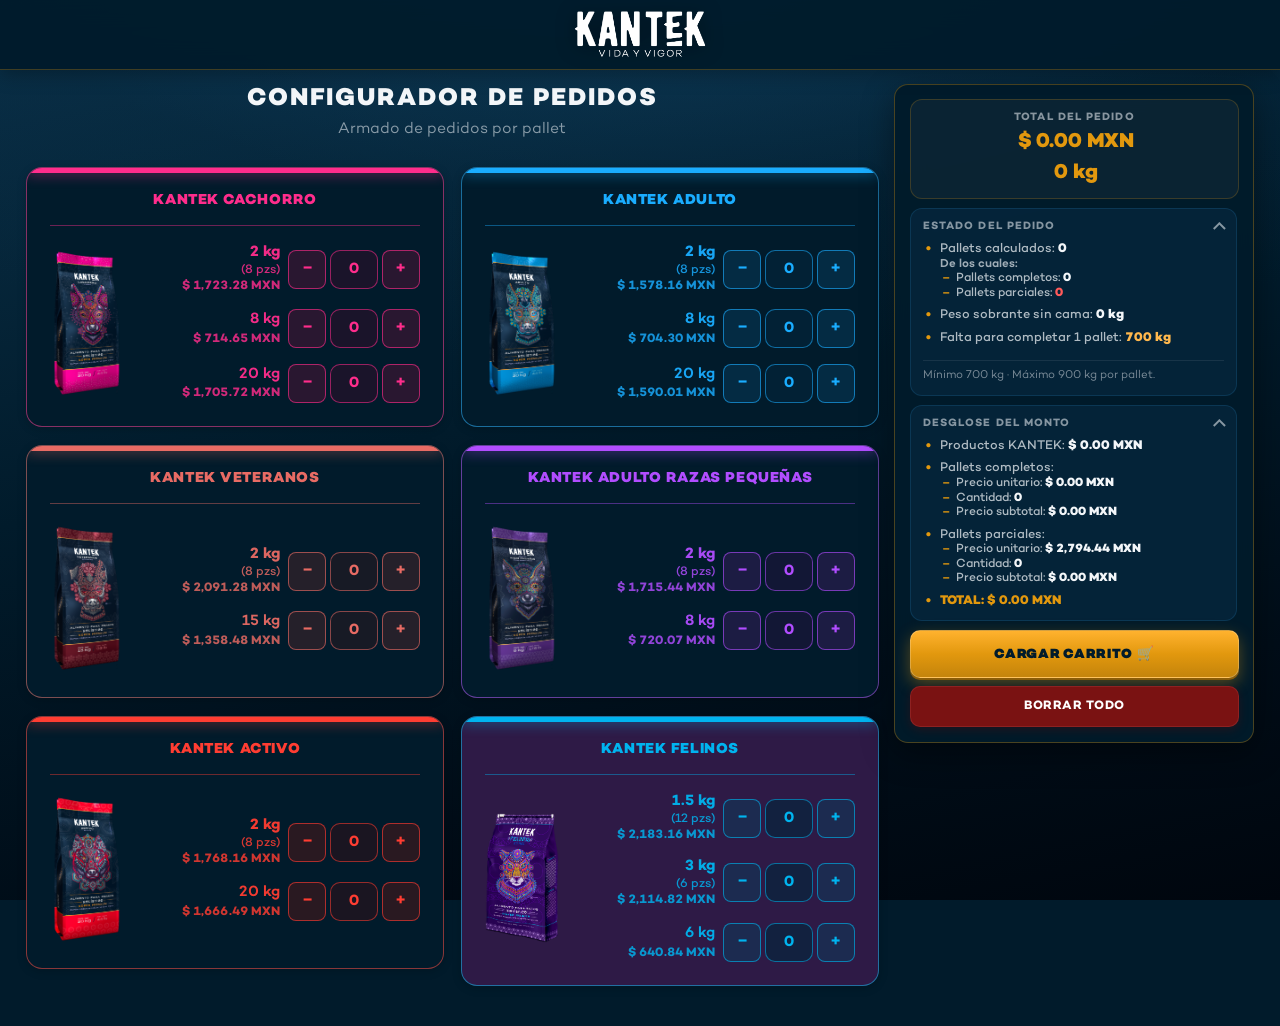
<file: index.html>
<!DOCTYPE html>
<html lang="es">
<head>
  <meta charset="UTF-8">
  <meta name="viewport" content="width=device-width, initial-scale=1.0">
  <title>KANTEK · Configurador de Pedidos</title>
  <link rel="stylesheet" href="styles.css?v=20260817-img">
</head>
<body class="configurador">
  <header class="top-bar">
    <img
      class="top-bar-logo"
      src="assets/kantek-logo.png"
      alt="KANTEK"
      width="180"
      height="68"
    >
  </header>


  <div
    id="validacion-msg"
    class="validacion-msg"
    role="status"
    aria-live="polite"
    hidden
  ></div>

  <div class="page-shell">
    <main class="config-page">
    <div class="page-intro">
      <h1 class="config-title">Configurador de Pedidos</h1>
      <p class="config-subtitle">Armado de pedidos por pallet</p>
    </div>

    <section class="productos" aria-label="Productos disponibles">
      <!-- KANTEK Cachorro -->
      <article class="producto-card" data-line="cachorro">
        <div class="producto-card__accent" aria-hidden="true"></div>
        <h2 class="producto-nombre">KANTEK Cachorro</h2>
        <div class="producto-card__body">
          <div class="producto-card__media">
            <img
            class="producto-card__img"
            src="assets/mockup cachorro.png"
            alt="KANTEK Cachorro"
            loading="lazy"
            decoding="async"
          >
          </div>
          <div class="presentaciones">
          <div class="presentacion">
            <div class="presentacion-meta">
              <span class="presentacion-peso presentacion-peso--caja" data-label="2 kg (8 pzs)">
                <span class="presentacion-peso__kg">2 kg</span>
                <span class="presentacion-peso__pzs">(8 pzs)</span>
              </span>
              <span class="presentacion-precio">$1,723.28</span>
            </div>
            <div class="qty-controls">
              <button type="button" class="btn-qty btn-minus" tabindex="-1" aria-label="Restar cantidad">−</button>
              <input type="number" inputmode="numeric" pattern="[0-9]*" min="0" step="1" value="0" data-product="cachorro" data-kg="16" data-piece-kg="2" data-price="1723.28" aria-label="Cantidad de cajas KANTEK Cachorro 2 kg">
              <button type="button" class="btn-qty btn-plus" tabindex="-1" aria-label="Sumar cantidad">+</button>
            </div>
          </div>
          <div class="presentacion">
            <div class="presentacion-meta">
              <span class="presentacion-peso">8 kg</span>
              <span class="presentacion-precio">$714.65</span>
            </div>
            <div class="qty-controls">
              <button type="button" class="btn-qty btn-minus" tabindex="-1" aria-label="Restar cantidad">−</button>
              <input type="number" inputmode="numeric" pattern="[0-9]*" min="0" step="1" value="0" data-product="cachorro" data-kg="8" data-piece-kg="8" data-price="714.65" aria-label="Cantidad de bolsas KANTEK Cachorro 8 kg">
              <button type="button" class="btn-qty btn-plus" tabindex="-1" aria-label="Sumar cantidad">+</button>
            </div>
          </div>
          <div class="presentacion">
            <div class="presentacion-meta">
              <span class="presentacion-peso">20 kg</span>
              <span class="presentacion-precio">$1,705.72</span>
            </div>
            <div class="qty-controls">
              <button type="button" class="btn-qty btn-minus" tabindex="-1" aria-label="Restar cantidad">−</button>
              <input type="number" inputmode="numeric" pattern="[0-9]*" min="0" step="1" value="0" data-product="cachorro" data-kg="20" data-piece-kg="20" data-price="1705.72" aria-label="Cantidad de bolsas KANTEK Cachorro 20 kg">
              <button type="button" class="btn-qty btn-plus" tabindex="-1" aria-label="Sumar cantidad">+</button>
            </div>
          </div>
          </div>
        </div>
      </article>

      <!-- KANTEK Adulto -->
      <article class="producto-card" data-line="adulto">
        <div class="producto-card__accent" aria-hidden="true"></div>
        <h2 class="producto-nombre">KANTEK Adulto</h2>
        <div class="producto-card__body">
          <div class="producto-card__media">
            <img
            class="producto-card__img"
            src="assets/mockup adulto.png"
            alt="KANTEK Adulto"
            loading="lazy"
            decoding="async"
          >
          </div>
          <div class="presentaciones">
          <div class="presentacion">
            <div class="presentacion-meta">
              <span class="presentacion-peso presentacion-peso--caja" data-label="2 kg (8 pzs)">
                <span class="presentacion-peso__kg">2 kg</span>
                <span class="presentacion-peso__pzs">(8 pzs)</span>
              </span>
              <span class="presentacion-precio">$1,578.16</span>
            </div>
            <div class="qty-controls">
              <button type="button" class="btn-qty btn-minus" tabindex="-1" aria-label="Restar cantidad">−</button>
              <input type="number" inputmode="numeric" pattern="[0-9]*" min="0" step="1" value="0" data-product="adulto" data-kg="16" data-piece-kg="2" data-price="1578.16" aria-label="Cantidad de cajas KANTEK Adulto 2 kg">
              <button type="button" class="btn-qty btn-plus" tabindex="-1" aria-label="Sumar cantidad">+</button>
            </div>
          </div>
          <div class="presentacion">
            <div class="presentacion-meta">
              <span class="presentacion-peso">8 kg</span>
              <span class="presentacion-precio">$704.30</span>
            </div>
            <div class="qty-controls">
              <button type="button" class="btn-qty btn-minus" tabindex="-1" aria-label="Restar cantidad">−</button>
              <input type="number" inputmode="numeric" pattern="[0-9]*" min="0" step="1" value="0" data-product="adulto" data-kg="8" data-piece-kg="8" data-price="704.30" aria-label="Cantidad de bolsas KANTEK Adulto 8 kg">
              <button type="button" class="btn-qty btn-plus" tabindex="-1" aria-label="Sumar cantidad">+</button>
            </div>
          </div>
          <div class="presentacion">
            <div class="presentacion-meta">
              <span class="presentacion-peso">20 kg</span>
              <span class="presentacion-precio">$1,590.01</span>
            </div>
            <div class="qty-controls">
              <button type="button" class="btn-qty btn-minus" tabindex="-1" aria-label="Restar cantidad">−</button>
              <input type="number" inputmode="numeric" pattern="[0-9]*" min="0" step="1" value="0" data-product="adulto" data-kg="20" data-piece-kg="20" data-price="1590.01" aria-label="Cantidad de bolsas KANTEK Adulto 20 kg">
              <button type="button" class="btn-qty btn-plus" tabindex="-1" aria-label="Sumar cantidad">+</button>
            </div>
          </div>
          </div>
        </div>
      </article>

      <!-- KANTEK Veteranos -->
      <article class="producto-card" data-line="veteranos">
        <div class="producto-card__accent" aria-hidden="true"></div>
        <h2 class="producto-nombre">KANTEK Veteranos</h2>
        <div class="producto-card__body">
          <div class="producto-card__media">
            <img
            class="producto-card__img"
            src="assets/mockup veteranos.png"
            alt="KANTEK Veteranos"
            loading="lazy"
            decoding="async"
          >
          </div>
          <div class="presentaciones">
          <div class="presentacion">
            <div class="presentacion-meta">
              <span class="presentacion-peso presentacion-peso--caja" data-label="2 kg (8 pzs)">
                <span class="presentacion-peso__kg">2 kg</span>
                <span class="presentacion-peso__pzs">(8 pzs)</span>
              </span>
              <span class="presentacion-precio">$2,091.28</span>
            </div>
            <div class="qty-controls">
              <button type="button" class="btn-qty btn-minus" tabindex="-1" aria-label="Restar cantidad">−</button>
              <input type="number" inputmode="numeric" pattern="[0-9]*" min="0" step="1" value="0" data-product="veteranos" data-kg="16" data-piece-kg="2" data-price="2091.28" aria-label="Cantidad de cajas KANTEK Veteranos 2 kg">
              <button type="button" class="btn-qty btn-plus" tabindex="-1" aria-label="Sumar cantidad">+</button>
            </div>
          </div>
          <div class="presentacion">
            <div class="presentacion-meta">
              <span class="presentacion-peso">15 kg</span>
              <span class="presentacion-precio">$1,358.48</span>
            </div>
            <div class="qty-controls">
              <button type="button" class="btn-qty btn-minus" tabindex="-1" aria-label="Restar cantidad">−</button>
              <input type="number" inputmode="numeric" pattern="[0-9]*" min="0" step="1" value="0" data-product="veteranos" data-kg="15" data-piece-kg="15" data-price="1358.48" aria-label="Cantidad de bolsas KANTEK Veteranos 15 kg">
              <button type="button" class="btn-qty btn-plus" tabindex="-1" aria-label="Sumar cantidad">+</button>
            </div>
          </div>
          </div>
        </div>
      </article>

      <!-- KANTEK Adulto Razas Pequeñas -->
      <article class="producto-card" data-line="razas-pequenas">
        <div class="producto-card__accent" aria-hidden="true"></div>
        <h2 class="producto-nombre">KANTEK Adulto Razas Pequeñas</h2>
        <div class="producto-card__body">
          <div class="producto-card__media">
            <img
            class="producto-card__img"
            src="assets/mockup razas-pequenas.png"
            alt="KANTEK Adulto Razas Pequeñas"
            loading="lazy"
            decoding="async"
          >
          </div>
          <div class="presentaciones">
          <div class="presentacion">
            <div class="presentacion-meta">
              <span class="presentacion-peso presentacion-peso--caja" data-label="2 kg (8 pzs)">
                <span class="presentacion-peso__kg">2 kg</span>
                <span class="presentacion-peso__pzs">(8 pzs)</span>
              </span>
              <span class="presentacion-precio">$1,715.44</span>
            </div>
            <div class="qty-controls">
              <button type="button" class="btn-qty btn-minus" tabindex="-1" aria-label="Restar cantidad">−</button>
              <input type="number" inputmode="numeric" pattern="[0-9]*" min="0" step="1" value="0" data-product="razas-pequenas" data-kg="16" data-piece-kg="2" data-price="1715.44" aria-label="Cantidad de cajas KANTEK Adulto Razas Pequeñas 2 kg">
              <button type="button" class="btn-qty btn-plus" tabindex="-1" aria-label="Sumar cantidad">+</button>
            </div>
          </div>
          <div class="presentacion">
            <div class="presentacion-meta">
              <span class="presentacion-peso">8 kg</span>
              <span class="presentacion-precio">$720.07</span>
            </div>
            <div class="qty-controls">
              <button type="button" class="btn-qty btn-minus" tabindex="-1" aria-label="Restar cantidad">−</button>
              <input type="number" inputmode="numeric" pattern="[0-9]*" min="0" step="1" value="0" data-product="razas-pequenas" data-kg="8" data-piece-kg="8" data-price="720.07" aria-label="Cantidad de bolsas KANTEK Adulto Razas Pequeñas 8 kg">
              <button type="button" class="btn-qty btn-plus" tabindex="-1" aria-label="Sumar cantidad">+</button>
            </div>
          </div>
          </div>
        </div>
      </article>

      <!-- KANTEK Activo -->
      <article class="producto-card" data-line="activo">
        <div class="producto-card__accent" aria-hidden="true"></div>
        <h2 class="producto-nombre">KANTEK Activo</h2>
        <div class="producto-card__body">
          <div class="producto-card__media">
            <img
            class="producto-card__img"
            src="assets/mockup activo.png"
            alt="KANTEK Activo"
            loading="lazy"
            decoding="async"
          >
          </div>
          <div class="presentaciones">
          <div class="presentacion">
            <div class="presentacion-meta">
              <span class="presentacion-peso presentacion-peso--caja" data-label="2 kg (8 pzs)">
                <span class="presentacion-peso__kg">2 kg</span>
                <span class="presentacion-peso__pzs">(8 pzs)</span>
              </span>
              <span class="presentacion-precio">$1,768.16</span>
            </div>
            <div class="qty-controls">
              <button type="button" class="btn-qty btn-minus" tabindex="-1" aria-label="Restar cantidad">−</button>
              <input type="number" inputmode="numeric" pattern="[0-9]*" min="0" step="1" value="0" data-product="activo" data-kg="16" data-piece-kg="2" data-price="1768.16" aria-label="Cantidad de cajas KANTEK Activo 2 kg">
              <button type="button" class="btn-qty btn-plus" tabindex="-1" aria-label="Sumar cantidad">+</button>
            </div>
          </div>
          <div class="presentacion">
            <div class="presentacion-meta">
              <span class="presentacion-peso">20 kg</span>
              <span class="presentacion-precio">$1,666.49</span>
            </div>
            <div class="qty-controls">
              <button type="button" class="btn-qty btn-minus" tabindex="-1" aria-label="Restar cantidad">−</button>
              <input type="number" inputmode="numeric" pattern="[0-9]*" min="0" step="1" value="0" data-product="activo" data-kg="20" data-piece-kg="20" data-price="1666.49" aria-label="Cantidad de bolsas KANTEK Activo 20 kg">
              <button type="button" class="btn-qty btn-plus" tabindex="-1" aria-label="Sumar cantidad">+</button>
            </div>
          </div>
          </div>
        </div>
      </article>

      <!-- KANTEK Felinos -->
      <article class="producto-card" data-line="felinos">
        <div class="producto-card__accent" aria-hidden="true"></div>
        <h2 class="producto-nombre">KANTEK Felinos</h2>
        <div class="producto-card__body">
          <div class="producto-card__media">
            <img
            class="producto-card__img"
            src="assets/mockup felinos.png"
            alt="KANTEK Felinos"
            loading="lazy"
            decoding="async"
          >
          </div>
          <div class="presentaciones">
          <div class="presentacion">
            <div class="presentacion-meta">
              <span class="presentacion-peso presentacion-peso--caja" data-label="1.5 kg (12 pzs)">
                <span class="presentacion-peso__kg">1.5 kg</span>
                <span class="presentacion-peso__pzs">(12 pzs)</span>
              </span>
              <span class="presentacion-precio">$2,183.16</span>
            </div>
            <div class="qty-controls">
              <button type="button" class="btn-qty btn-minus" tabindex="-1" aria-label="Restar cantidad">−</button>
              <input type="number" inputmode="numeric" pattern="[0-9]*" min="0" step="1" value="0" data-product="felinos" data-kg="18" data-piece-kg="1.5" data-price="2183.16" aria-label="Cantidad de cajas KANTEK Felinos 1.5 kg">
              <button type="button" class="btn-qty btn-plus" tabindex="-1" aria-label="Sumar cantidad">+</button>
            </div>
          </div>
          <div class="presentacion">
            <div class="presentacion-meta">
              <span class="presentacion-peso presentacion-peso--caja" data-label="3 kg (6 pzs)">
                <span class="presentacion-peso__kg">3 kg</span>
                <span class="presentacion-peso__pzs">(6 pzs)</span>
              </span>
              <span class="presentacion-precio">$2,114.82</span>
            </div>
            <div class="qty-controls">
              <button type="button" class="btn-qty btn-minus" tabindex="-1" aria-label="Restar cantidad">−</button>
              <input type="number" inputmode="numeric" pattern="[0-9]*" min="0" step="1" value="0" data-product="felinos" data-kg="18" data-piece-kg="3" data-price="2114.82" aria-label="Cantidad de cajas KANTEK Felinos 3 kg">
              <button type="button" class="btn-qty btn-plus" tabindex="-1" aria-label="Sumar cantidad">+</button>
            </div>
          </div>
          <div class="presentacion">
            <div class="presentacion-meta">
              <span class="presentacion-peso">6 kg</span>
              <span class="presentacion-precio">$640.84</span>
            </div>
            <div class="qty-controls">
              <button type="button" class="btn-qty btn-minus" tabindex="-1" aria-label="Restar cantidad">−</button>
              <input type="number" inputmode="numeric" pattern="[0-9]*" min="0" step="1" value="0" data-product="felinos" data-kg="6" data-piece-kg="6" data-price="640.84" aria-label="Cantidad de bolsas KANTEK Felinos 6 kg">
              <button type="button" class="btn-qty btn-plus" tabindex="-1" aria-label="Sumar cantidad">+</button>
            </div>
          </div>
          </div>
        </div>
      </article>
    </section>
  </main>

    <aside class="sidebar" aria-label="Resumen y acciones del pedido">
    <div class="sidebar-section sidebar-total-block">
      <span class="resumen-label">Total del pedido</span>
      <span class="resumen-valor">
        <span id="total-money" class="total-flash">$ 0.00</span><span class="total-currency"> MXN</span>
      </span>
      <span class="resumen-valor">
        <span id="total-kg" class="total-flash">0</span><span class="total-kg-unit"> kg</span>
      </span>
    </div>

    <div class="sidebar-scroll">
    <button
      type="button"
      class="sidebar-panels-toggle"
      id="sidebar-panels-toggle"
      aria-expanded="false"
      aria-controls="pallet-status-panel monto-status-panel"
    >
      <span class="sidebar-panels-toggle__box">Estado del pedido</span>
      <span class="sidebar-panels-toggle__box">Desglose del monto</span>
      <span class="pallet-status__chevron" aria-hidden="true"></span>
    </button>
    <div
      id="pallet-status"
      class="pallet-status is-collapsed"
      role="status"
      aria-live="polite"
    >
      <button
        type="button"
        class="pallet-status__toggle"
        id="pallet-status-toggle"
        aria-expanded="false"
        aria-controls="pallet-status-panel"
      >
        <span class="pallet-status__title">Estado del pedido</span>
        <span class="pallet-status__chevron" aria-hidden="true"></span>
      </button>
      <div
        id="pallet-status-panel"
        class="pallet-status__panel"
        role="region"
        aria-labelledby="pallet-status-toggle"
      >
        <p class="pallet-status__body">Agrega productos para ver el armado por pallets.</p>
        <p class="resumen-limites pallet-status__limites">Mínimo 700 kg · Máximo 900 kg por pallet.</p>
      </div>
    </div>

    <div
      id="monto-status"
      class="pallet-status is-collapsed"
      role="region"
      aria-label="Desglose del monto"
    >
      <button
        type="button"
        class="pallet-status__toggle"
        id="monto-status-toggle"
        aria-expanded="false"
        aria-controls="monto-status-panel"
      >
        <span class="pallet-status__title">Desglose del monto</span>
        <span class="pallet-status__chevron" aria-hidden="true"></span>
      </button>
      <div
        id="monto-status-panel"
        class="pallet-status__panel"
        role="region"
        aria-labelledby="monto-status-toggle"
      >
        <p class="pallet-status__body">Agrega productos para ver el desglose.</p>
      </div>
    </div>
    </div>

    <div class="sidebar-actions">
      <button type="button" class="btn-cargar" id="btn-cargar">CARGAR CARRITO 🛒</button>
      <button type="button" class="btn-borrar" id="btn-borrar">BORRAR TODO</button>
    </div>
    </aside>
  </div>


  <!-- Modal cargar carrito -->
  <div
    id="modal-finalizar"
    class="modal"
    hidden
    role="dialog"
    aria-modal="true"
    aria-labelledby="modal-finalizar-titulo"
  >
    <div class="modal__backdrop" data-modal-close></div>
    <div class="modal__panel">
      <h2 id="modal-finalizar-titulo" class="modal__title">Cargar carrito</h2>
      <div class="modal__summary">
        <p class="modal__summary-line">
          Cantidad de pallets:
          <strong id="modal-tarimas">0</strong>
        </p>
        <p class="modal__summary-line">
          Total de kilogramos:
          <strong id="modal-total-kg">0</strong> kg
        </p>
        <p class="modal__summary-line">
          Monto total:
          <strong id="modal-total-money">$ 0.00 MXN</strong>
        </p>
        <p class="modal__summary-line">
          kg sobrantes sin pallet:
          <strong id="modal-sobrantes-pallet">0</strong> kg
        </p>
      </div>
      <p id="modal-alerta-sobrantes" class="modal__alerta" hidden>
        ALERTA: Los kg sin pallet se enviarán en un pallet aparte con cobro de flete completo.
      </p>
      <p class="modal__text" id="modal-finalizar-texto">
        ¿Confirmas cargar este pedido al carrito?
      </p>
      <div class="modal__actions">
        <button type="button" class="btn-modal btn-modal--confirm" id="btn-modal-si">
          Sí, cargar.
        </button>
        <button type="button" class="btn-modal btn-modal--cancel" id="btn-modal-no" data-modal-close>
          Cancelar
        </button>
      </div>
    </div>
  </div>

  <script src="https://cdn.sheetjs.com/xlsx-0.20.3/package/dist/xlsx.full.min.js"></script>
  <script>
    (function () {
      const MIN_PALLET_KG = 700;
      const MAX_PALLET_KG = 900;
      const TARIMA_M = 0.13;
      const MAX_PALLET_HEIGHT_M = 1.7;
      const MAX_STACK_M = MAX_PALLET_HEIGHT_M - TARIMA_M; // 1.57 m de camas

      /**
       * Definición de camas / medias camas.
       * qty = unidades del configurador (bolsas o cajas según tipo).
       * Las medias camas usan la misma altura de capa que la cama completa.
       */
      const BED_TYPES = [
        {
          id: 'A',
          invKey: 'bag20',
          fullQty: 5,
          halfQty: 0,
          height: 0.16,
          unitKg: 20,
          name: 'Cama A',
          unitName: 'piezas de 20 kg',
        },
        {
          id: 'B',
          invKey: 'bag15',
          fullQty: 6,
          halfQty: 3,
          height: 0.12,
          unitKg: 15,
          name: 'Cama B',
          unitName: 'piezas de 15 kg',
        },
        {
          id: 'C',
          invKey: 'bag8',
          fullQty: 8,
          halfQty: 4,
          height: 0.12,
          unitKg: 8,
          name: 'Cama C',
          unitName: 'piezas de 8 kg',
        },
        {
          id: 'D',
          invKey: 'bag6',
          fullQty: 12,
          halfQty: 6,
          height: 0.12,
          unitKg: 6,
          name: 'Cama D',
          unitName: 'piezas de 6 kg',
        },
        {
          id: 'E',
          invKey: 'box2',
          fullQty: 6,
          halfQty: 3,
          height: 0.24,
          unitKg: 16, // caja de 8 × 2 kg
          name: 'Cama E',
          unitName: 'cajas de 2 kg',
        },
        {
          id: 'F',
          invKey: 'box1_5',
          fullQty: 6,
          halfQty: 3,
          height: 0.24,
          unitKg: 18, // caja de 12 × 1.5 kg
          name: 'Cama F',
          unitName: 'cajas de 1.5 kg',
        },
        {
          id: 'G',
          invKey: 'box3',
          fullQty: 6,
          halfQty: 3,
          height: 0.24,
          unitKg: 18, // caja de 6 × 3 kg
          name: 'Cama G',
          unitName: 'cajas de 3 kg',
        },
      ];

      /* Zona 1 fija: unitarios que nunca cambian */
      const PRECIO_PALLET_COMPLETO = 0;
      const PRECIO_PALLET_PARCIAL = 2794.44;

      const inputs = document.querySelectorAll('.presentaciones input[type="number"]');
      const totalEl = document.getElementById('total-kg');
      const totalMoneyEl = document.getElementById('total-money');
      const palletStatusEl = document.getElementById('pallet-status');
      const btnBorrar = document.getElementById('btn-borrar');
      const btnCargar = document.getElementById('btn-cargar');
      const msgEl = document.getElementById('validacion-msg');
      const modal = document.getElementById('modal-finalizar');
      const modalTotalEl = document.getElementById('modal-total-kg');
      const modalTarimasEl = document.getElementById('modal-tarimas');
      const modalSobrantesEl = document.getElementById('modal-sobrantes-pallet');
      const modalAlertaSobrantes = document.getElementById('modal-alerta-sobrantes');
      const btnModalSi = document.getElementById('btn-modal-si');

      /** Formatea números con coma en millares (ej. 1,200 o 1,234.5). */
      function formatNumber(value) {
        const n = Number(value);
        if (isNaN(n)) return '0';

        const isInt = Number.isInteger(n) || Math.abs(n - Math.round(n)) < 1e-9;
        const fixed = isInt ? String(Math.round(n)) : n.toFixed(1).replace(/\.0$/, '');
        const parts = fixed.split('.');
        parts[0] = parts[0].replace(/\B(?=(\d{3})+(?!\d))/g, ',');
        return parts.join('.');
      }

      function formatKg(value) {
        return formatNumber(value);
      }

      function roundMoney(value) {
        return Math.round(Number(value) * 100) / 100;
      }

      function formatMoneyNumber(value) {
        const n = Number(value);
        if (isNaN(n)) return '$ 0.00';
        const parts = n.toFixed(2).split('.');
        parts[0] = parts[0].replace(/\B(?=(\d{3})+(?!\d))/g, ',');
        return '$ ' + parts.join('.');
      }

      function formatMoney(value) {
        return formatMoneyNumber(value) + ' MXN';
      }

      function roundKg(value) {
        return Math.round(value * 10) / 10;
      }

      function palletWord(n) {
        return n === 1 ? 'pallet' : 'pallets';
      }

      /**
       * N pallets válidos si N*700 <= total <= N*900.
       * Devuelve el mayor N válido, o 0 si no hay ninguno.
       */
      function getValidPalletCount(total) {
        if (total < MIN_PALLET_KG) return 0;
        const maxN = Math.floor(total / MIN_PALLET_KG);
        const minN = Math.ceil(total / MAX_PALLET_KG);
        if (minN > maxN || maxN < 1) return 0;
        for (let n = maxN; n >= minN; n--) {
          if (total >= n * MIN_PALLET_KG && total <= n * MAX_PALLET_KG) {
            return n;
          }
        }
        return 0;
      }

      /**
       * Pallets completos (flete subsidiado): cada uno entre 700 y 900 kg.
       * - Si el total cae en un rango válido N×700…N×900 → N.
       * - Si no: se pueden llenar floor(total/700) pallets hasta 900 kg c/u.
       */
      function getPalletsCompletos(total) {
        if (total < MIN_PALLET_KG) return 0;
        const validN = getValidPalletCount(total);
        if (validN >= 1) return validN;
        return Math.floor(total / MIN_PALLET_KG);
      }

      /** @deprecated alias */
      function getCompletePalletCount(total) {
        return getPalletsCompletos(total);
      }

      /**
       * kg sobrantes sin pallet completo (pallet incompleto, flete completo).
       * Tras armar el máximo de pallets completos (máx. 900 kg c/u), el resto.
       * Si el total ya forma N pallets válidos → 0.
       */
      function getKgSobrantesSinPallet(total) {
        if (total <= 0) return 0;
        if (getValidPalletCount(total) >= 1) return 0;

        const completos = getPalletsCompletos(total);
        if (completos < 1) {
          // Todo el peso es un pallet incompleto (no llega a 700 kg)
          return roundKg(total);
        }

        const maxLoadCompletos = completos * MAX_PALLET_KG;
        return roundKg(Math.max(0, total - maxLoadCompletos));
      }

      /**
       * Pallets calculados = pallets completos + 1 si hay sobrantes (pallet incompleto).
       */
      function getPalletsCalculados(total) {
        const completos = getPalletsCompletos(total);
        const sobrantes = getKgSobrantesSinPallet(total);
        return completos + (sobrantes > 0 ? 1 : 0);
      }

      /**
       * kg que faltan para el siguiente número de pallets COMPLETOS
       * (no considera el pallet incompleto de sobrantes).
       */
      function getFaltanParaSiguienteCompleto(total) {
        const completos = getPalletsCompletos(total);
        const nextCompletos = completos + 1;
        const nextMin = nextCompletos * MIN_PALLET_KG;
        return {
          nextN: nextCompletos,
          faltan: roundKg(Math.max(0, nextMin - total)),
        };
      }

      function normalizeValue(input) {
        const n = parseInt(input.value, 10);
        if (isNaN(n) || n < 0) {
          input.value = 0;
          return 0;
        }
        input.value = n;
        return n;
      }

      function getTotalKg() {
        let total = 0;
        inputs.forEach(function (input) {
          const qty = parseInt(input.value, 10);
          const kg = parseFloat(input.dataset.kg);
          if (!isNaN(qty) && qty > 0 && !isNaN(kg)) {
            total += qty * kg;
          }
        });
        return Math.round(total * 10) / 10;
      }

      function getProductTotal() {
        let total = 0;
        inputs.forEach(function (input) {
          const qty = parseInt(input.value, 10);
          const price = parseFloat(input.dataset.price);
          if (!isNaN(qty) && qty > 0 && !isNaN(price)) {
            total += qty * price;
          }
        });
        return roundMoney(total);
      }

      /** Mismas cantidades que “Estado del pedido”. */
      function getPalletCounts(totalKg) {
        const completos = getPalletsCompletos(totalKg);
        const calculados = getPalletsCalculados(totalKg);
        const parciales = Math.max(0, calculados - completos);
        return {
          calculados: calculados,
          completos: completos,
          parciales: parciales,
        };
      }

      function getTarimaCosts(totalKg) {
        const counts = getPalletCounts(totalKg);
        const cantidadCompletos = Number(counts.completos) || 0;
        const cantidadParciales = Number(counts.parciales) || 0;
        const precioUnitarioCompleto = Number(PRECIO_PALLET_COMPLETO);
        const precioUnitarioParcial = Number(PRECIO_PALLET_PARCIAL);
        const subtotalCompletos = roundMoney(
          precioUnitarioCompleto * cantidadCompletos
        );
        const subtotalParciales = roundMoney(
          precioUnitarioParcial * cantidadParciales
        );
        return {
          zona: 1,
          unitCompleta: precioUnitarioCompleto,
          unitParcial: precioUnitarioParcial,
          completos: cantidadCompletos,
          parciales: cantidadParciales,
          costoCompletos: subtotalCompletos,
          costoParciales: subtotalParciales,
          flete: roundMoney(subtotalCompletos + subtotalParciales),
        };
      }

      function getOrderTotal(totalKg) {
        const products = getProductTotal();
        const tarima = getTarimaCosts(totalKg);
        return roundMoney(
          products + tarima.costoCompletos + tarima.costoParciales
        );
      }

      /** Inventario agrupado por tipo de presentación (cama). */
      function getInventoryByBedType() {
        const inv = {
          bag20: 0,
          bag15: 0,
          bag8: 0,
          bag6: 0,
          box2: 0,
          box1_5: 0,
          box3: 0,
        };

        inputs.forEach(function (input) {
          const qty = parseInt(input.value, 10);
          if (isNaN(qty) || qty <= 0) return;
          const pieceKg = parseFloat(input.dataset.pieceKg);
          if (pieceKg === 20) inv.bag20 += qty;
          else if (pieceKg === 15) inv.bag15 += qty;
          else if (pieceKg === 8) inv.bag8 += qty;
          else if (pieceKg === 6) inv.bag6 += qty;
          else if (pieceKg === 2) inv.box2 += qty;
          else if (pieceKg === 1.5) inv.box1_5 += qty;
          else if (pieceKg === 3) inv.box3 += qty;
        });

        return inv;
      }

      /**
       * Convierte inventario en camas y medias camas.
       * Devuelve { beds, leftovers, summary }.
       */
      function buildBedsFromInventory(inv) {
        const beds = [];
        const leftovers = [];
        const summary = [];

        BED_TYPES.forEach(function (def) {
          let qty = inv[def.invKey] || 0;
          if (qty <= 0) return;

          const fullCount = Math.floor(qty / def.fullQty);
          qty -= fullCount * def.fullQty;

          let halfCount = 0;
          if (def.halfQty > 0 && qty >= def.halfQty) {
            halfCount = Math.floor(qty / def.halfQty);
            // como media es la mitad de full, a lo sumo 1 media tras restar fulls
            if (halfCount > 1) halfCount = 1;
            qty -= halfCount * def.halfQty;
          }

          for (let i = 0; i < fullCount; i++) {
            beds.push({
              id: def.id,
              name: def.name,
              half: false,
              height: def.height,
              label: def.name + ' completa',
            });
          }
          for (let i = 0; i < halfCount; i++) {
            beds.push({
              id: def.id,
              name: def.name,
              half: true,
              height: def.height,
              label: 'Media ' + def.name,
            });
          }

          if (fullCount > 0 || halfCount > 0) {
            summary.push({
              id: def.id,
              full: fullCount,
              half: halfCount,
              name: def.name,
            });
          }

          if (qty > 0) {
            leftovers.push({
              id: def.id,
              qty: qty,
              unitKg: def.unitKg,
              unitName: def.unitName,
              name: def.name,
              fullQty: def.fullQty,
              halfQty: def.halfQty,
            });
          }
        });

        return { beds: beds, leftovers: leftovers, summary: summary };
      }

      /** Kilogramos de unidades que no forman cama ni media cama. */
      function getLeftoverWeightKg() {
        const inv = getInventoryByBedType();
        const built = buildBedsFromInventory(inv);
        let kg = 0;
        built.leftovers.forEach(function (lo) {
          kg += lo.qty * (lo.unitKg || 0);
        });
        return roundKg(kg);
      }

      function formatHeight(m) {
        return (Math.round(m * 100) / 100).toFixed(2) + ' m';
      }

      function roundMeters(m) {
        return Math.round(m * 100) / 100;
      }

      /**
       * Reparte todas las camas entre `numPallets` pallets de forma equilibrada
       * (siempre al pallet con menor altura de camas acumulada).
       * Cada pallet: altura total = suma de camas + tarima (0.13 m).
       */
      function distributeBedsToPallets(beds, numPallets) {
        const n = Math.max(1, numPallets || 1);
        const sorted = beds.slice().sort(function (a, b) {
          return b.height - a.height;
        });

        const pallets = [];
        for (let i = 0; i < n; i++) {
          pallets.push({
            stackM: 0,
            totalM: TARIMA_M,
            beds: [],
          });
        }

        sorted.forEach(function (bed) {
          let best = 0;
          for (let p = 1; p < pallets.length; p++) {
            if (pallets[p].stackM < pallets[best].stackM) best = p;
          }
          pallets[best].stackM = roundMeters(pallets[best].stackM + bed.height);
          pallets[best].totalM = roundMeters(pallets[best].stackM + TARIMA_M);
          pallets[best].beds.push(bed);
        });

        return pallets;
      }

      /**
       * Calcula armado de camas + reparto en pallets.
       * targetPallets: N preferido (masa válida o pallets posibles); si null, usa mínimo por altura.
       */
      function computePalletHeights(targetPallets) {
        const inv = getInventoryByBedType();
        const built = buildBedsFromInventory(inv);

        if (built.beds.length === 0) {
          return {
            ok: false,
            pallets: [],
            leftovers: built.leftovers,
            summary: built.summary,
            note: built.leftovers.length
              ? 'Unidades incompletas para camas'
              : 'Sin camas',
          };
        }

        let n = targetPallets;
        if (n == null || n < 1) {
          const totalStack = built.beds.reduce(function (s, b) {
            return s + b.height;
          }, 0);
          n = Math.max(1, Math.ceil(totalStack / MAX_STACK_M - 1e-9));
        }

        const pallets = distributeBedsToPallets(built.beds, n);
        const over = pallets.filter(function (p) {
          return p.totalM > MAX_PALLET_HEIGHT_M + 1e-9;
        });

        return {
          ok: built.leftovers.length === 0 && over.length === 0,
          pallets: pallets,
          leftovers: built.leftovers,
          summary: built.summary,
          over: over,
          note:
            built.leftovers.length > 0
              ? 'Hay sobrantes sin cama'
              : over.length > 0
                ? 'Algún pallet supera 1.70 m'
                : null,
        };
      }

      /** Líneas con cantidad > 0, ordenadas por gramaje de pieza (mayor a menor). */
      function getOrderLines() {
        const lines = [];
        document.querySelectorAll('.producto-card').forEach(function (card) {
          const productEl = card.querySelector('.producto-nombre');
          const product = productEl ? productEl.textContent.trim() : '';
          card.querySelectorAll('.presentacion').forEach(function (row) {
            const input = row.querySelector('input[type="number"]');
            if (!input) return;
            const qty = parseInt(input.value, 10);
            if (isNaN(qty) || qty <= 0) return;
            const unitKg = parseFloat(input.dataset.kg);
            const pieceKg = parseFloat(input.dataset.pieceKg);
            const presentacionEl = row.querySelector('.presentacion-peso');
            const presentacion = presentacionEl
              ? (
                  presentacionEl.getAttribute('data-label') ||
                  presentacionEl.textContent.replace(/\s+/g, ' ').trim()
                )
              : '';
            const lineKg = Math.round(qty * unitKg * 10) / 10;
            lines.push({
              product: product,
              presentacion: presentacion,
              qty: qty,
              kg: lineKg,
              pieceKg: isNaN(pieceKg) ? unitKg : pieceKg,
            });
          });
        });
        lines.sort(function (a, b) {
          if (b.pieceKg !== a.pieceKg) return b.pieceKg - a.pieceKg;
          return a.product.localeCompare(b.product, 'es');
        });
        return lines;
      }

      function clearValidationMessage() {
        if (!msgEl) return;
        msgEl.hidden = true;
        msgEl.textContent = '';
        msgEl.classList.remove('validacion-msg--ok', 'validacion-msg--error');
      }

      function flashTotal() {
        const flashEls = [
          document.getElementById('total-money'),
          document.getElementById('total-kg'),
        ].filter(Boolean);
        if (!flashEls.length) return;
        flashEls.forEach(function (node) {
          node.classList.remove('total-kg--flash');
        });
        void flashEls[0].offsetWidth;
        flashEls.forEach(function (node) {
          node.classList.add('total-kg--flash');
        });
        window.clearTimeout(flashTotal._t);
        flashTotal._t = window.setTimeout(function () {
          flashEls.forEach(function (node) {
            node.classList.remove('total-kg--flash');
          });
        }, 280);
      }

      function setPalletStatusMode(mode) {
        if (!palletStatusEl) return;
        palletStatusEl.classList.remove(
          'pallet-status--empty',
          'pallet-status--ok',
          'pallet-status--warn',
          'pallet-status--error'
        );
        palletStatusEl.classList.add('pallet-status--' + mode);
      }

      function el(tag, className, text) {
        const node = document.createElement(tag);
        if (className) node.className = className;
        if (text != null) node.textContent = text;
        return node;
      }

      function row(label, value, valueClass) {
        const line = el('div', 'pallet-status__row');
        line.appendChild(el('span', 'pallet-status__label', label));
        line.appendChild(el('span', valueClass || 'pallet-status__value', value));
        return line;
      }

      function note(text) {
        return el('p', 'pallet-status__note', text);
      }

      /** Panel en vivo de estado del pedido. */
      function updateLivePalletStatus(total) {
        if (!palletStatusEl) return;

        const panel = palletStatusEl.querySelector('.pallet-status__panel');
        if (!panel) return;
        panel.innerHTML = '';

        const counts = getPalletCounts(total);
        const palletsCompletos = counts.completos;
        const palletsCalculados = counts.calculados;
        const palletsParciales = counts.parciales;
        const faltaInfo = getFaltanParaSiguienteCompleto(total);
        const leftoverCamaKg = getLeftoverWeightKg();

        const list = el('ul', 'pallet-status__list');

        function addItem(label, value, extraClass) {
          const li = el(
            'li',
            'pallet-status__item' + (extraClass ? ' ' + extraClass : '')
          );
          li.appendChild(el('span', 'pallet-status__bullet', '•'));
          const text = el('span', 'pallet-status__item-text');
          text.appendChild(el('span', 'pallet-status__item-label', label + ' '));
          text.appendChild(el('span', 'pallet-status__item-value', value));
          li.appendChild(text);
          list.appendChild(li);
          return li;
        }

        function addSubItem(parentLi, label, value, extraClass) {
          let sub = parentLi.querySelector('.pallet-status__sublist');
          if (!sub) {
            sub = el('ul', 'pallet-status__sublist');
            parentLi.appendChild(sub);
          }
          const li = el(
            'li',
            'pallet-status__subitem' + (extraClass ? ' ' + extraClass : '')
          );
          li.appendChild(el('span', 'pallet-status__subbullet', '–'));
          const text = el('span', 'pallet-status__item-text');
          text.appendChild(el('span', 'pallet-status__item-label', label + ' '));
          text.appendChild(el('span', 'pallet-status__item-value', value));
          li.appendChild(text);
          sub.appendChild(li);
        }

        const palletsLi = addItem(
          'Pallets calculados:',
          String(palletsCalculados)
        );
        palletsLi.classList.add('pallet-status__item--pallets-group');
        // "De los cuales" como contexto visual de los subpuntos
        const deLosCuales = el('div', 'pallet-status__de-los-cuales', 'De los cuales:');
        palletsLi.appendChild(deLosCuales);
        addSubItem(palletsLi, 'Pallets completos:', String(palletsCompletos));
        addSubItem(
          palletsLi,
          'Pallets parciales:',
          String(palletsParciales),
          'is-partial'
        );

        addItem(
          'Peso sobrante sin cama:',
          formatKg(leftoverCamaKg) + ' kg',
          leftoverCamaKg > 0 ? 'is-warn' : ''
        );

        addItem(
          'Falta para completar ' +
            faltaInfo.nextN +
            ' ' +
            palletWord(faltaInfo.nextN) +
            ':',
          formatKg(faltaInfo.faltan) + ' kg',
          faltaInfo.faltan > 0 ? 'is-warn' : ''
        );

        panel.appendChild(list);
        panel.appendChild(
          el(
            'p',
            'resumen-limites pallet-status__limites',
            'Mínimo 700 kg · Máximo 900 kg por pallet.'
          )
        );
      }

      function updateMontoBreakdown(total) {
        const panel = document.getElementById('monto-status-panel');
        if (!panel) return;

        const productTotal = getProductTotal();
        const counts = getPalletCounts(total);
        const precioUnitarioCompleto = Number(PRECIO_PALLET_COMPLETO);
        const precioUnitarioParcial = Number(PRECIO_PALLET_PARCIAL);
        const cantidadCompletos = Number(counts.completos) || 0;
        const cantidadParciales = Number(counts.parciales) || 0;
        const subtotalCompletos = roundMoney(
          precioUnitarioCompleto * cantidadCompletos
        );
        const subtotalParciales = roundMoney(
          precioUnitarioParcial * cantidadParciales
        );
        const orderTotal = roundMoney(
          productTotal + subtotalCompletos + subtotalParciales
        );

        panel.innerHTML = '';
        const list = el('ul', 'pallet-status__list');

        function addItem(label, value, extraClass) {
          const li = el(
            'li',
            'pallet-status__item' + (extraClass ? ' ' + extraClass : '')
          );
          li.appendChild(el('span', 'pallet-status__bullet', '•'));
          const text = el('span', 'pallet-status__item-text');
          text.appendChild(el('span', 'pallet-status__item-label', label + ' '));
          text.appendChild(el('span', 'pallet-status__item-value', value));
          li.appendChild(text);
          list.appendChild(li);
          return li;
        }

        function addSubItem(parentLi, label, value) {
          let sub = parentLi.querySelector('.pallet-status__sublist');
          if (!sub) {
            sub = el('ul', 'pallet-status__sublist');
            parentLi.appendChild(sub);
          }
          const li = el('li', 'pallet-status__subitem');
          li.appendChild(el('span', 'pallet-status__subbullet', '–'));
          const text = el('span', 'pallet-status__item-text');
          text.appendChild(el('span', 'pallet-status__item-label', label + ' '));
          text.appendChild(el('span', 'pallet-status__item-value', value));
          li.appendChild(text);
          sub.appendChild(li);
        }

        addItem('Productos KANTEK:', formatMoney(productTotal));

        const completasLi = addItem('Pallets completos:', '');
        completasLi.classList.add('pallet-status__item--pallets-group');
        addSubItem(completasLi, 'Precio unitario:', formatMoney(precioUnitarioCompleto));
        addSubItem(completasLi, 'Cantidad:', String(cantidadCompletos));
        addSubItem(completasLi, 'Precio subtotal:', formatMoney(subtotalCompletos));

        const parcialesLi = addItem('Pallets parciales:', '');
        parcialesLi.classList.add('pallet-status__item--pallets-group');
        addSubItem(parcialesLi, 'Precio unitario:', formatMoney(precioUnitarioParcial));
        addSubItem(parcialesLi, 'Cantidad:', String(cantidadParciales));
        addSubItem(parcialesLi, 'Precio subtotal:', formatMoney(subtotalParciales));

        addItem('TOTAL:', formatMoney(orderTotal), 'is-total');

        panel.appendChild(list);
      }

      function setPanelExpanded(root, toggle, expanded) {
        if (!root) return;
        root.classList.toggle('is-collapsed', !expanded);
        if (toggle) toggle.setAttribute('aria-expanded', expanded ? 'true' : 'false');
      }

      function initPalletStatusToggle() {
        const estado = palletStatusEl;
        const monto = document.getElementById('monto-status');
        const estadoToggle = document.getElementById('pallet-status-toggle');
        const montoToggle = document.getElementById('monto-status-toggle');
        const sharedToggle = document.getElementById('sidebar-panels-toggle');
        const narrowMq = window.matchMedia('(max-width: 800px)');

        const scroll = document.querySelector('.sidebar-scroll');

        function setAllExpanded(expanded) {
          setPanelExpanded(estado, estadoToggle, expanded);
          setPanelExpanded(monto, montoToggle, expanded);
          if (sharedToggle) {
            sharedToggle.setAttribute('aria-expanded', expanded ? 'true' : 'false');
            sharedToggle.classList.toggle('is-expanded', expanded);
          }
          if (scroll) scroll.classList.toggle('is-expanded', expanded);
        }

        if (estadoToggle) {
          estadoToggle.addEventListener('click', function () {
            if (narrowMq.matches) {
              setAllExpanded(false);
              return;
            }
            const collapsed = estado && estado.classList.contains('is-collapsed');
            setPanelExpanded(estado, estadoToggle, collapsed);
          });
        }
        if (montoToggle) {
          montoToggle.addEventListener('click', function () {
            if (narrowMq.matches) {
              setAllExpanded(false);
              return;
            }
            const collapsed = monto && monto.classList.contains('is-collapsed');
            setPanelExpanded(monto, montoToggle, collapsed);
          });
        }
        if (sharedToggle) {
          sharedToggle.addEventListener('click', function () {
            if (!narrowMq.matches) return;
            const collapsed = estado && estado.classList.contains('is-collapsed');
            setAllExpanded(collapsed);
          });
        }

        function onViewportChange() {
          if (narrowMq.matches) {
            setAllExpanded(false);
          } else {
            setAllExpanded(true);
          }
        }
        if (typeof narrowMq.addEventListener === 'function') {
          narrowMq.addEventListener('change', onViewportChange);
        } else if (typeof narrowMq.addListener === 'function') {
          narrowMq.addListener(onViewportChange);
        }
        onViewportChange();
      }

      function updateTotal() {
        const total = getTotalKg();
        const formatted = formatKg(total);
        const money = formatMoneyNumber(getOrderTotal(total));
        const kgChanged = totalEl && totalEl.textContent !== formatted;
        const moneyChanged = totalMoneyEl && totalMoneyEl.textContent !== money;
        if (totalEl) totalEl.textContent = formatted;
        if (totalMoneyEl) totalMoneyEl.textContent = money;
        if (kgChanged || moneyChanged) flashTotal();
        updateLivePalletStatus(total);
        updateMontoBreakdown(total);
        clearValidationMessage();
      }

      /** Cantidad de tarimas para modal / Excel: pallets calculados. */
      function getPalletsPosibles(total) {
        return getPalletsCalculados(total);
      }

      /** Pallets completos para armar camas en Excel (sin el incompleto). */
      function getPalletsParaCamas(total) {
        const completos = getPalletsCompletos(total);
        return completos >= 1 ? completos : 0;
      }

      function pieceKgToInvKey(pieceKg) {
        if (pieceKg === 20) return 'bag20';
        if (pieceKg === 15) return 'bag15';
        if (pieceKg === 8) return 'bag8';
        if (pieceKg === 6) return 'bag6';
        if (pieceKg === 2) return 'box2';
        if (pieceKg === 1.5) return 'box1_5';
        if (pieceKg === 3) return 'box3';
        return null;
      }

      /** Líneas del pedido con inventario por tipo de cama. */
      function getDetailedOrderLines() {
        const lines = [];
        document.querySelectorAll('.producto-card').forEach(function (card) {
          const productEl = card.querySelector('.producto-nombre');
          const product = productEl ? productEl.textContent.trim() : '';
          card.querySelectorAll('.presentacion').forEach(function (row) {
            const input = row.querySelector('input[type="number"]');
            if (!input) return;
            const qty = parseInt(input.value, 10);
            if (isNaN(qty) || qty <= 0) return;
            const pieceKg = parseFloat(input.dataset.pieceKg);
            const unitKg = parseFloat(input.dataset.kg);
            const invKey = pieceKgToInvKey(pieceKg);
            if (!invKey) return;
            const presentacionEl = row.querySelector('.presentacion-peso');
            const presentacion = presentacionEl
              ? (
                  presentacionEl.getAttribute('data-label') ||
                  presentacionEl.textContent.replace(/\s+/g, ' ').trim()
                )
              : '';
            lines.push({
              product: product,
              presentacion: presentacion,
              qty: qty,
              remaining: qty,
              pieceKg: pieceKg,
              unitKg: unitKg,
              invKey: invKey,
            });
          });
        });
        return lines;
      }

      /**
       * Toma `need` unidades del pool de un invKey, priorizando productos.
       * Devuelve { product, presentacion, qty }[].
       */
      function takeFromPool(poolByKey, invKey, need) {
        const taken = [];
        let left = need;
        const pool = poolByKey[invKey] || [];
        for (let i = 0; i < pool.length && left > 0; i++) {
          const line = pool[i];
          if (line.remaining <= 0) continue;
          const use = Math.min(line.remaining, left);
          line.remaining -= use;
          left -= use;
          taken.push({
            product: line.product,
            presentacion: line.presentacion,
            qty: use,
            unitKg: line.unitKg,
          });
        }
        return { items: taken, shortfall: left };
      }

      /**
       * Arma camas (y medias) a partir de líneas de pedido (snapshot o DOM).
       * Cada cama: { id, half, height, unitKg, items: [{product, presentacion, qty, unitKg}] }
       * leftovers: unidades que no formaron cama/media.
       */
      function buildBedsFromLines(sourceLines) {
        const poolByKey = {
          bag20: [],
          bag15: [],
          bag8: [],
          bag6: [],
          box2: [],
          box1_5: [],
          box3: [],
        };

        sourceLines.forEach(function (line) {
          const invKey = line.invKey || pieceKgToInvKey(line.pieceKg);
          if (!invKey || !poolByKey[invKey]) return;
          const piezas =
            line.piezas != null
              ? line.piezas
              : line.qty != null
                ? line.qty
                : line.remaining;
          if (!(piezas > 0)) return;
          poolByKey[invKey].push({
            product: line.product,
            presentacion: line.presentacion,
            remaining: piezas,
            unitKg: line.unitKg,
          });
        });

        const beds = [];

        BED_TYPES.forEach(function (def) {
          const pool = poolByKey[def.invKey];
          let available = pool.reduce(function (s, l) {
            return s + l.remaining;
          }, 0);

          while (available >= def.fullQty) {
            const result = takeFromPool(poolByKey, def.invKey, def.fullQty);
            if (result.shortfall > 0) break;
            beds.push({
              id: def.id,
              half: false,
              height: def.height,
              unitKg: def.unitKg,
              items: result.items,
            });
            available -= def.fullQty;
          }

          if (def.halfQty > 0 && available >= def.halfQty) {
            const result = takeFromPool(poolByKey, def.invKey, def.halfQty);
            if (result.shortfall === 0) {
              beds.push({
                id: def.id,
                half: true,
                height: def.height,
                unitKg: def.unitKg,
                items: result.items,
              });
            }
          }
        });

        // Orden alfabético A…G; medias del mismo tipo después de completas
        beds.sort(function (a, b) {
          if (a.id !== b.id) return a.id.localeCompare(b.id);
          return (a.half ? 1 : 0) - (b.half ? 1 : 0);
        });

        const leftoverItems = [];
        Object.keys(poolByKey).forEach(function (key) {
          poolByKey[key].forEach(function (line) {
            if (line.remaining > 0) {
              leftoverItems.push({
                product: line.product,
                presentacion: line.presentacion,
                qty: line.remaining,
                unitKg: line.unitKg,
              });
            }
          });
        });

        return { beds: beds, leftoverItems: leftoverItems };
      }

      /** Camas desde el DOM actual (panel / utilidades). */
      function buildBedsWithProducts() {
        return buildBedsFromLines(getDetailedOrderLines());
      }

      /**
       * Fusiona filas del mismo producto + presentación (solo dentro de una cama).
       * Incluye kg = piezas × unitKg.
       */
      function mergeBedItems(items) {
        const merged = {};
        const order = [];
        items.forEach(function (item) {
          const unitKg = item.unitKg != null ? item.unitKg : 0;
          const key = item.product + '\0' + item.presentacion + '\0' + unitKg;
          if (!merged[key]) {
            merged[key] = {
              product: item.product,
              presentacion: item.presentacion,
              qty: 0,
              piezas: 0,
              unitKg: unitKg,
              kg: 0,
            };
            order.push(key);
          }
          const add = item.qty != null ? item.qty : item.piezas || 0;
          merged[key].qty += add;
          merged[key].piezas = merged[key].qty;
          merged[key].kg = roundKg(merged[key].piezas * merged[key].unitKg);
        });
        return order.map(function (key) {
          return merged[key];
        });
      }

      function sortBedsAlpha(beds) {
        return beds.slice().sort(function (a, b) {
          if (a.id !== b.id) return a.id.localeCompare(b.id);
          return (a.half ? 1 : 0) - (b.half ? 1 : 0);
        });
      }

      function bedGroupKg(bed) {
        return sumItemsKg(mergeBedItems(bed.items || []));
      }

      function tarimaTotalKg(tarima) {
        let kg = 0;
        (tarima.beds || []).forEach(function (bed) {
          kg += bedGroupKg(bed);
        });
        (tarima.looseItems || []).forEach(function (item) {
          const piezas = item.piezas != null ? item.piezas : item.qty || 0;
          const unit = item.unitKg || 0;
          kg += piezas * unit;
        });
        return roundKg(kg);
      }

      function sumItemsKg(items) {
        return roundKg(
          items.reduce(function (s, it) {
            if (it.kg != null) return s + it.kg;
            const piezas = it.piezas != null ? it.piezas : it.qty || 0;
            return s + piezas * (it.unitKg || 0);
          }, 0)
        );
      }

      /**
       * Snapshot del pedido tal como está en el configurador.
       * Se captura al hacer clic en CARGAR CARRITO.
       */
      var pedidoSnapshot = null;

      function capturePedidoSnapshot() {
        const totalKg = getTotalKg();
        const lines = getDetailedOrderLines().map(function (line) {
          return {
            product: line.product,
            presentacion: line.presentacion,
            piezas: line.qty,
            unitKg: line.unitKg,
            pieceKg: line.pieceKg,
            invKey: line.invKey,
            lineKg: roundKg(line.qty * line.unitKg),
          };
        });
        const palletsCompletos = getPalletsCompletos(totalKg);
        const sobrantesSinPallet = getKgSobrantesSinPallet(totalKg);
        const palletsCalculados = getPalletsCalculados(totalKg);
        // Camas congeladas al momento del clic (desde las mismas líneas)
        const built = buildBedsFromLines(lines);

        const tarima = getTarimaCosts(totalKg);
        const productTotal = getProductTotal();
        return {
          totalKg: totalKg,
          productTotal: productTotal,
          orderTotal: roundMoney(productTotal + tarima.flete),
          zona: tarima.zona,
          tarima: tarima,
          lines: lines,
          palletsCompletos: palletsCompletos,
          sobrantesSinPallet: sobrantesSinPallet,
          palletsCalculados: palletsCalculados,
          beds: built.beds,
          leftoverItems: built.leftoverItems,
        };
      }

      function toLooseItems(items) {
        return (items || []).map(function (it) {
          const piezas = it.qty != null ? it.qty : it.piezas || 0;
          const unitKg = it.unitKg || 0;
          return {
            product: it.product,
            presentacion: it.presentacion,
            piezas: piezas,
            unitKg: unitKg,
            kg: roundKg(piezas * unitKg),
          };
        });
      }

      /**
       * Peso de una cama (suma de sus productos).
       */
      function bedWeightKg(bed) {
        return bedGroupKg(bed);
      }

      /**
       * Reparte camas por PESO (no solo por altura).
       * - Llena hasta `nPallets` tarimas sin superar `maxKg` c/u.
       * - Prioriza la tarima más ligera que aún quepa la cama.
       * - Camas que no caben en ninguna → overflowBeds (van a sobrantes o se recolocan).
       * Cada cama se mantiene intacta (no se parte entre tarimas).
       */
      function distributeBedsByWeightKg(beds, nPallets, maxKg) {
        const n = Math.max(0, nPallets || 0);
        const cap = maxKg != null ? maxKg : MAX_PALLET_KG;
        const sorted = (beds || []).slice().sort(function (a, b) {
          const dw = bedWeightKg(b) - bedWeightKg(a);
          if (Math.abs(dw) > 1e-9) return dw;
          return (b.height || 0) - (a.height || 0);
        });

        const pallets = [];
        for (let i = 0; i < n; i++) {
          pallets.push({
            beds: [],
            totalKg: 0,
            stackM: 0,
            totalM: TARIMA_M,
          });
        }

        const overflowBeds = [];

        sorted.forEach(function (bed) {
          const w = bedWeightKg(bed);
          if (n < 1) {
            overflowBeds.push(bed);
            return;
          }

          let best = -1;
          for (let p = 0; p < pallets.length; p++) {
            if (pallets[p].totalKg + w <= cap + 1e-9) {
              if (best < 0 || pallets[p].totalKg < pallets[best].totalKg) {
                best = p;
              }
            }
          }

          if (best >= 0) {
            pallets[best].beds.push(bed);
            pallets[best].totalKg = roundKg(pallets[best].totalKg + w);
            pallets[best].stackM = roundMeters(
              pallets[best].stackM + (bed.height || 0)
            );
            pallets[best].totalM = roundMeters(
              pallets[best].stackM + TARIMA_M
            );
          } else {
            overflowBeds.push(bed);
          }
        });

        return { pallets: pallets, overflowBeds: overflowBeds };
      }

      /**
       * Coloca piezas sueltas (sin cama completa) en tarimas numeradas
       * sin superar maxKg. Parte lotes si hace falta. Devuelve lo que no cupo.
       */
      function placeLooseItemsOnTarimas(tarimas, looseItems, maxKg) {
        const cap = maxKg != null ? maxKg : MAX_PALLET_KG;
        const remaining = [];

        toLooseItems(looseItems).forEach(function (item) {
          let left = item.piezas;
          const unit = item.unitKg || 0;

          while (left > 0) {
            let best = -1;
            for (let i = 0; i < tarimas.length; i++) {
              const t = tarimas[i];
              if (t.isSobrantes) continue;
              const room = cap - (t.totalKg || 0);
              const canFit =
                unit <= 0 ? left : Math.floor((room + 1e-9) / unit);
              if (canFit >= 1) {
                if (best < 0 || t.totalKg < tarimas[best].totalKg) best = i;
              }
            }

            if (best < 0) {
              remaining.push({
                product: item.product,
                presentacion: item.presentacion,
                piezas: left,
                unitKg: unit,
                kg: roundKg(left * unit),
              });
              break;
            }

            const room = cap - (tarimas[best].totalKg || 0);
            let take =
              unit <= 0 ? left : Math.min(left, Math.floor((room + 1e-9) / unit));
            if (take < 1) take = left;

            tarimas[best].looseItems = tarimas[best].looseItems || [];
            tarimas[best].looseItems.push({
              product: item.product,
              presentacion: item.presentacion,
              piezas: take,
              unitKg: unit,
              kg: roundKg(take * unit),
            });
            tarimas[best].totalKg = tarimaTotalKg(tarimas[best]);
            left -= take;
          }
        });

        return remaining;
      }

      /*
       * IMPORTANTE - REGLA CRÍTICA DE TARIMAS:
       * 1. Ninguna tarima numerada puede superar MAX_PALLET_KG (900 kg).
       * 2. El número de tarimas del Excel = "Pallets calculados" del panel.
       * 3. "Tarima de sobrantes" SOLO si "kg sobrantes sin pallet" > 0.
       * 4. La distribución por peso alinea el Excel con el Estado del pedido:
       *    pallets completos se llenan hasta 900 kg; el resto va a sobrantes.
       * 5. Dentro de cada tarima se mantienen las camas separadas (A→G).
       *
       * Detalle: tarimas numeradas + (1 sobrantes solo si kg > 0) = Pallets calculados.
       */
      function buildTarimasFromSnapshot(snap) {
        const totalKg = snap.totalKg;
        const sobrantesKg = snap.sobrantesSinPallet;
        const palletsCalculados = snap.palletsCalculados;
        const beds = (snap.beds || []).slice();
        const leftoverItems = (snap.leftoverItems || []).slice();

        // Pallets numerados (completos) = pallets calculados menos 1 si hay sobrantes
        const hasSobrantes = sobrantesKg > 0;
        const nNumeradas = hasSobrantes
          ? Math.max(0, palletsCalculados - 1)
          : Math.max(0, palletsCalculados);

        const tarimas = [];
        let overflowBeds = [];

        if (nNumeradas >= 1) {
          if (beds.length > 0) {
            const packed = distributeBedsByWeightKg(
              beds,
              nNumeradas,
              MAX_PALLET_KG
            );
            packed.pallets.forEach(function (p, idx) {
              const tarima = {
                title: 'Pallet ' + (idx + 1),
                beds: sortBedsAlpha(p.beds),
                looseItems: [],
                isSobrantes: false,
              };
              tarima.totalKg = tarimaTotalKg(tarima);
              tarimas.push(tarima);
            });
            overflowBeds = packed.overflowBeds;
          } else {
            for (let i = 0; i < nNumeradas; i++) {
              tarimas.push({
                title: 'Pallet ' + (i + 1),
                beds: [],
                looseItems: [],
                isSobrantes: false,
              });
            }
          }

          // Si no hay sobrantes y quedaron camas sin caber (empaquetado imperfecto),
          // forzarlas en la tarima más ligera solo como último recurso.
          // Con sobrantes, las camas overflow van a la tarima de sobrantes.
          if (!hasSobrantes && overflowBeds.length > 0) {
            overflowBeds.forEach(function (bed) {
              let best = 0;
              for (let i = 1; i < tarimas.length; i++) {
                if (tarimas[i].totalKg < tarimas[best].totalKg) best = i;
              }
              tarimas[best].beds.push(bed);
              tarimas[best].beds = sortBedsAlpha(tarimas[best].beds);
              tarimas[best].totalKg = tarimaTotalKg(tarimas[best]);
            });
            overflowBeds = [];
          }
        } else {
          // Sin tarimas numeradas: todas las camas son overflow (pedido < 700 kg)
          overflowBeds = beds.slice();
        }

        if (hasSobrantes) {
          // SOLO si el panel reporta kg sobrantes sin pallet > 0
          const tarima = {
            title: 'Pallet de sobrantes (sin pallet completo)',
            beds: sortBedsAlpha(overflowBeds),
            looseItems: toLooseItems(leftoverItems),
            isSobrantes: true,
          };
          tarima.totalKg = tarimaTotalKg(tarima);
          tarimas.push(tarima);
        } else if (leftoverItems.length > 0 && tarimas.length > 0) {
          // sobrantes = 0 → NO crear tarima extra; repartir sueltos sin pasar de 900 kg
          const stillLeft = placeLooseItemsOnTarimas(
            tarimas,
            leftoverItems,
            MAX_PALLET_KG
          );
          if (stillLeft.length > 0) {
            // Forzar resto en la más ligera (total válido N×700…N×900)
            const best = tarimas.reduce(function (bi, t, i, arr) {
              return t.totalKg < arr[bi].totalKg ? i : bi;
            }, 0);
            tarimas[best].looseItems = (tarimas[best].looseItems || []).concat(
              stillLeft
            );
            tarimas[best].totalKg = tarimaTotalKg(tarimas[best]);
          }
        } else if (leftoverItems.length > 0 && tarimas.length === 0) {
          // Pedido con piezas pero sin camas; respetar pallets calculados
          if (palletsCalculados >= 1) {
            for (let i = 0; i < palletsCalculados; i++) {
              tarimas.push({
                title: 'Pallet ' + (i + 1),
                beds: [],
                looseItems: [],
                isSobrantes: false,
              });
            }
            placeLooseItemsOnTarimas(tarimas, leftoverItems, MAX_PALLET_KG);
            // Si aún sobra (solo piezas, sin sobrantes de panel), al más ligero
            tarimas.forEach(function (t) {
              t.totalKg = tarimaTotalKg(t);
            });
          }
        }

        tarimas.forEach(function (t) {
          t.totalKg = tarimaTotalKg(t);
        });

        return {
          tarimas: tarimas,
          totalKg: totalKg,
          palletsCalculados: palletsCalculados,
          sobrantesSinPallet: sobrantesKg,
        };
      }

      function openModal() {
        // Congela el estado del configurador en el momento del clic
        pedidoSnapshot = capturePedidoSnapshot();
        const total = pedidoSnapshot.totalKg;
        const tarimasCount = pedidoSnapshot.palletsCalculados;
        const sobrantesSinPallet = pedidoSnapshot.sobrantesSinPallet;

        if (modalTotalEl) {
          modalTotalEl.textContent = formatKg(total);
        }
        if (modalTarimasEl) {
          modalTarimasEl.textContent = formatNumber(tarimasCount);
        }
        if (modalSobrantesEl) {
          modalSobrantesEl.textContent = formatKg(sobrantesSinPallet);
        }
        const modalMoneyEl = document.getElementById('modal-total-money');
        if (modalMoneyEl) {
          modalMoneyEl.textContent = formatMoney(pedidoSnapshot.orderTotal || 0);
        }
        if (modalAlertaSobrantes) {
          modalAlertaSobrantes.hidden = sobrantesSinPallet <= 0;
        }

        if (!modal) return;
        modal.hidden = false;
        document.body.classList.add('modal-open');
        if (btnModalSi) btnModalSi.focus();
      }

      function closeModal() {
        if (!modal) return;
        modal.hidden = true;
        document.body.classList.remove('modal-open');
      }

      function fechaArchivo() {
        const d = new Date();
        const yyyy = d.getFullYear();
        const mm = String(d.getMonth() + 1).padStart(2, '0');
        const dd = String(d.getDate()).padStart(2, '0');
        return yyyy + '-' + mm + '-' + dd;
      }

      function pushProductRows(rows, items) {
        mergeBedItems(items).forEach(function (m) {
          rows.push([
            m.product,
            m.presentacion,
            m.piezas,
            m.kg,
          ]);
        });
      }

      /*
       * IMPORTANTE - REGLA CRÍTICA DE TARIMAS:
       * El Excel NUNCA debe crear una "Tarima de sobrantes" si el valor de "kg sobrantes sin pallet" es 0.
       * El número de tarimas del Excel debe coincidir exactamente con "Pallets calculados" del panel Estado del pedido.
       * Esta regla tiene prioridad sobre cualquier otra lógica de empaquetado.
       */
      function downloadExcelTarimas() {
        if (typeof XLSX === 'undefined') {
          alert(
            'No se pudo cargar la librería de Excel. Revisa tu conexión a internet e inténtalo de nuevo.'
          );
          return;
        }

        // Snapshot del clic en CARGAR CARRITO (camas + totales congelados)
        const snap = pedidoSnapshot || capturePedidoSnapshot();
        const data = buildTarimasFromSnapshot(snap);
        const rows = [];

        if (!data.tarimas.length || !snap.lines.length) {
          rows.push(['Sin productos en el pedido actual', '', '', '']);
          rows.push([]);
          rows.push(['Total del pedido', '', '', data.totalKg]);
        } else {
          data.tarimas.forEach(function (tarima) {
            // Título + total kg de la tarima en col 4
            rows.push([tarima.title, '', '', tarima.totalKg]);
            rows.push(['Producto', 'Presentación', 'Piezas', 'kg']);

            const beds = tarima.beds || [];
            beds.forEach(function (bed, bedIdx) {
              // Productos de esta cama (sin escribir el nombre A/B/C…)
              pushProductRows(rows, bed.items || []);
              // Separador visual entre camas
              if (bedIdx < beds.length - 1) {
                rows.push([]);
              }
            });

            // Unidades sueltas (sin cama completa) en tarima de sobrantes
            const loose = tarima.looseItems || [];
            if (loose.length > 0) {
              if (beds.length > 0) rows.push([]);
              pushProductRows(rows, loose);
            }

            rows.push([]); // separador entre tarimas
          });

          rows.push(['Total del pedido', '', '', data.totalKg]);
        }

        const ws = XLSX.utils.aoa_to_sheet(rows);
        ws['!cols'] = [{ wch: 42 }, { wch: 22 }, { wch: 10 }, { wch: 12 }];

        const wb = XLSX.utils.book_new();
        XLSX.utils.book_append_sheet(wb, ws, 'Pallets');
        XLSX.writeFile(
          wb,
          'Pedido_KANTEK_Pallets_' + fechaArchivo() + '.xlsx'
        );
      }

      function confirmCargarCarrito() {
        downloadExcelTarimas();
        closeModal();
      }

      function adjustQty(input, delta) {
        const current = normalizeValue(input);
        const next = Math.max(0, current + delta);
        input.value = next;
        updateTotal();
      }

      function clearAll() {
        inputs.forEach(function (input) {
          input.value = 0;
        });
        updateTotal();
      }

      var BTN_BORRAR_LABEL = 'BORRAR TODO';
      var BTN_BORRAR_CONFIRM = '¿SEGURO QUE BORRAR?';
      var borrarConfirming = false;

      function resetBorrarConfirm() {
        borrarConfirming = false;
        if (!btnBorrar) return;
        btnBorrar.textContent = BTN_BORRAR_LABEL;
        btnBorrar.classList.remove('btn-borrar--confirm');
        btnBorrar.setAttribute('aria-label', BTN_BORRAR_LABEL);
      }

      function onBorrarClick() {
        if (!btnBorrar) return;
        if (!borrarConfirming) {
          borrarConfirming = true;
          btnBorrar.textContent = BTN_BORRAR_CONFIRM;
          btnBorrar.classList.add('btn-borrar--confirm');
          btnBorrar.setAttribute('aria-label', BTN_BORRAR_CONFIRM);
          return;
        }
        clearAll();
        resetBorrarConfirm();
      }

      /** Selecciona todo el valor del input de cantidad al enfocar/clic/toque. */
      function selectQtyText(input) {
        if (!input) return;
        try {
          input.select();
        } catch (err) {
          /* algunos navegadores limitan select() en type=number */
        }
        try {
          if (typeof input.setSelectionRange === 'function') {
            const len = String(input.value == null ? '' : input.value).length;
            input.setSelectionRange(0, len);
          }
        } catch (err) {
          /* setSelectionRange puede fallar en type=number (p. ej. Chrome) */
        }
      }

      function bindSelectAllOnFocus(input) {
        // focus: Tab, clic o toque
        input.addEventListener('focus', function () {
          input.classList.add('is-focused');
          // rAF + timeout: iOS/Android a veces necesitan un tick extra
          requestAnimationFrame(function () {
            selectQtyText(input);
            window.setTimeout(function () {
              selectQtyText(input);
            }, 0);
          });
        });

        input.addEventListener('blur', function () {
          input.classList.remove('is-focused');
        });

        // Evita que el mouseup del clic deseleccione el texto en desktop
        input.addEventListener('mouseup', function (e) {
          e.preventDefault();
        });

        // Toque en móvil: refuerza la selección al primer contacto
        input.addEventListener(
          'touchend',
          function () {
            window.setTimeout(function () {
              selectQtyText(input);
            }, 0);
          },
          { passive: true }
        );
      }

      /** Flechas: ↑/↓ ±1 · Shift+↑/↓ ±10 (mínimo 0). */
      function bindQtyArrowKeys(input) {
        input.addEventListener('keydown', function (e) {
          if (e.key !== 'ArrowUp' && e.key !== 'ArrowDown') return;
          e.preventDefault();
          const step = e.shiftKey ? 10 : 1;
          const delta = e.key === 'ArrowUp' ? step : -step;
          adjustQty(input, delta);
          selectQtyText(input);
        });
      }

      inputs.forEach(function (input) {
        bindSelectAllOnFocus(input);
        bindQtyArrowKeys(input);
        input.addEventListener('input', updateTotal);
        input.addEventListener('change', function () {
          normalizeValue(input);
          updateTotal();
        });
      });

      document.querySelectorAll('.presentacion').forEach(function (row) {
        const input = row.querySelector('input[type="number"]');
        const minus = row.querySelector('.btn-minus');
        const plus = row.querySelector('.btn-plus');
        if (!input || !minus || !plus) return;

        minus.addEventListener('click', function () {
          adjustQty(input, -1);
        });
        plus.addEventListener('click', function () {
          adjustQty(input, 1);
        });
      });

      function initPrecioLabels() {
        document.querySelectorAll('.presentacion').forEach(function (row) {
          const input = row.querySelector('input[data-price]');
          const priceEl = row.querySelector('.presentacion-precio');
          if (!input || !priceEl) return;
          const price = parseFloat(input.dataset.price);
          if (!isNaN(price)) priceEl.textContent = formatMoney(price);
        });
      }

      initPalletStatusToggle();
      initPrecioLabels();

      if (btnBorrar) {
        btnBorrar.addEventListener('click', onBorrarClick);
      }

      // Si hay confirmación pendiente y el clic es fuera del botón rojo, se cancela
      document.addEventListener('click', function (e) {
        if (!borrarConfirming || !btnBorrar) return;
        if (btnBorrar.contains(e.target)) return;
        resetBorrarConfirm();
      });

      if (btnCargar) {
        btnCargar.addEventListener('click', openModal);
      }

      if (btnModalSi) {
        btnModalSi.addEventListener('click', confirmCargarCarrito);
      }

      if (modal) {
        modal.querySelectorAll('[data-modal-close]').forEach(function (el) {
          el.addEventListener('click', closeModal);
        });
      }

      /** Orden de Tab: valores → Cargar carrito → Borrar todo */
      function getTabStops() {
        const stops = Array.prototype.slice.call(inputs);
        if (btnCargar) stops.push(btnCargar);
        if (btnBorrar) stops.push(btnBorrar);
        return stops;
      }

      function focusTabStop(el) {
        if (!el) return;
        el.focus();
        if (el.tagName === 'INPUT' && typeof el.select === 'function') {
          el.select();
        }
      }

      document.addEventListener('keydown', function (e) {
        // ESC solo: cierra el modal si está abierto
        if (e.key === 'Escape' && !e.shiftKey && modal && !modal.hidden) {
          closeModal();
          return;
        }

        // Shift + ESC → mismo que BORRAR TODO (confirmación en 2 pasos)
        if (e.key === 'Escape' && e.shiftKey) {
          if (modal && !modal.hidden) return;
          e.preventDefault();
          onBorrarClick();
          return;
        }

        // Shift + Enter → mismo que CARGAR CARRITO
        if (e.key === 'Enter' && e.shiftKey) {
          if (modal && !modal.hidden) return;
          e.preventDefault();
          if (typeof openModal === 'function') openModal();
          return;
        }

        if (e.key !== 'Tab') return;

        // Con el modal abierto, no interferir (queda el flujo del diálogo)
        if (modal && !modal.hidden) return;

        const stops = getTabStops();
        if (!stops.length) return;

        const active = document.activeElement;
        let idx = stops.indexOf(active);

        // Si el foco quedó en un botón +/- (p. ej. clic), saltar al input del renglón
        if (
          idx === -1 &&
          active &&
          active.classList &&
          active.classList.contains('btn-qty')
        ) {
          const row = active.closest('.qty-controls');
          const input = row ? row.querySelector('input[type="number"]') : null;
          idx = input ? stops.indexOf(input) : -1;
          if (idx === -1) {
            e.preventDefault();
            focusTabStop(stops[0]);
            return;
          }
        }

        if (idx === -1) {
          // Primer Tab desde fuera del ciclo → primer valor
          e.preventDefault();
          focusTabStop(e.shiftKey ? stops[stops.length - 1] : stops[0]);
          return;
        }

        e.preventDefault();
        const nextIdx = e.shiftKey
          ? (idx - 1 + stops.length) % stops.length
          : (idx + 1) % stops.length;
        focusTabStop(stops[nextIdx]);
      });

      updateTotal();
    })();
  </script>
</body>
</html>
</file>
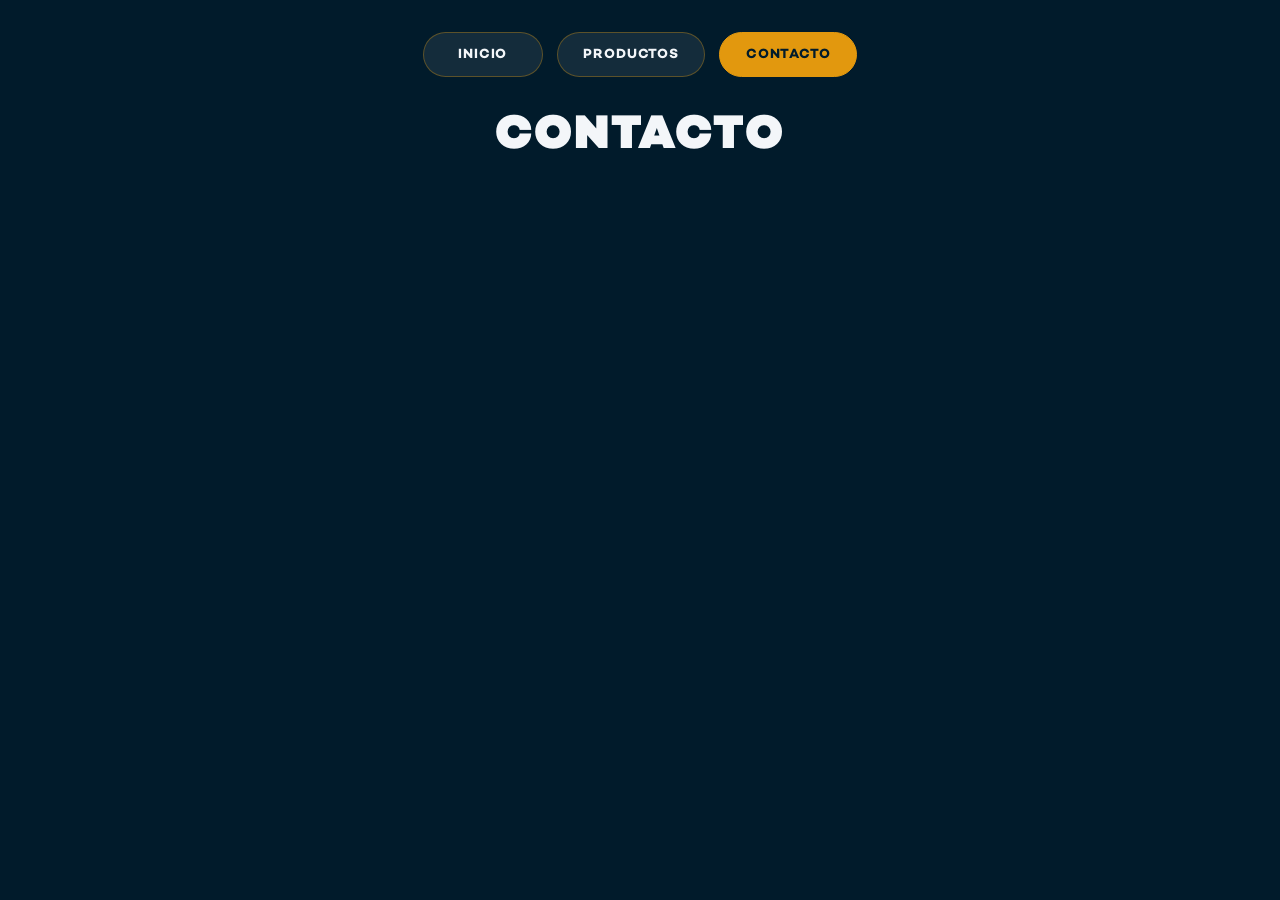
<file: contacto.html>
<!DOCTYPE html>
<html lang="es">
<head>
  <meta charset="UTF-8">
  <meta name="viewport" content="width=device-width, initial-scale=1.0">
  <title>Contacto</title>
  <link rel="stylesheet" href="styles.css">
</head>
<body>
  <main class="page">
    <nav class="nav-buttons" aria-label="Navegación principal">
      <a class="btn" href="index.html">Inicio</a>
      <a class="btn" href="productos.html">Productos</a>
      <a class="btn active" href="contacto.html">Contacto</a>
    </nav>
    <h1>Contacto</h1>
  </main>
</body>
</html>
</file>
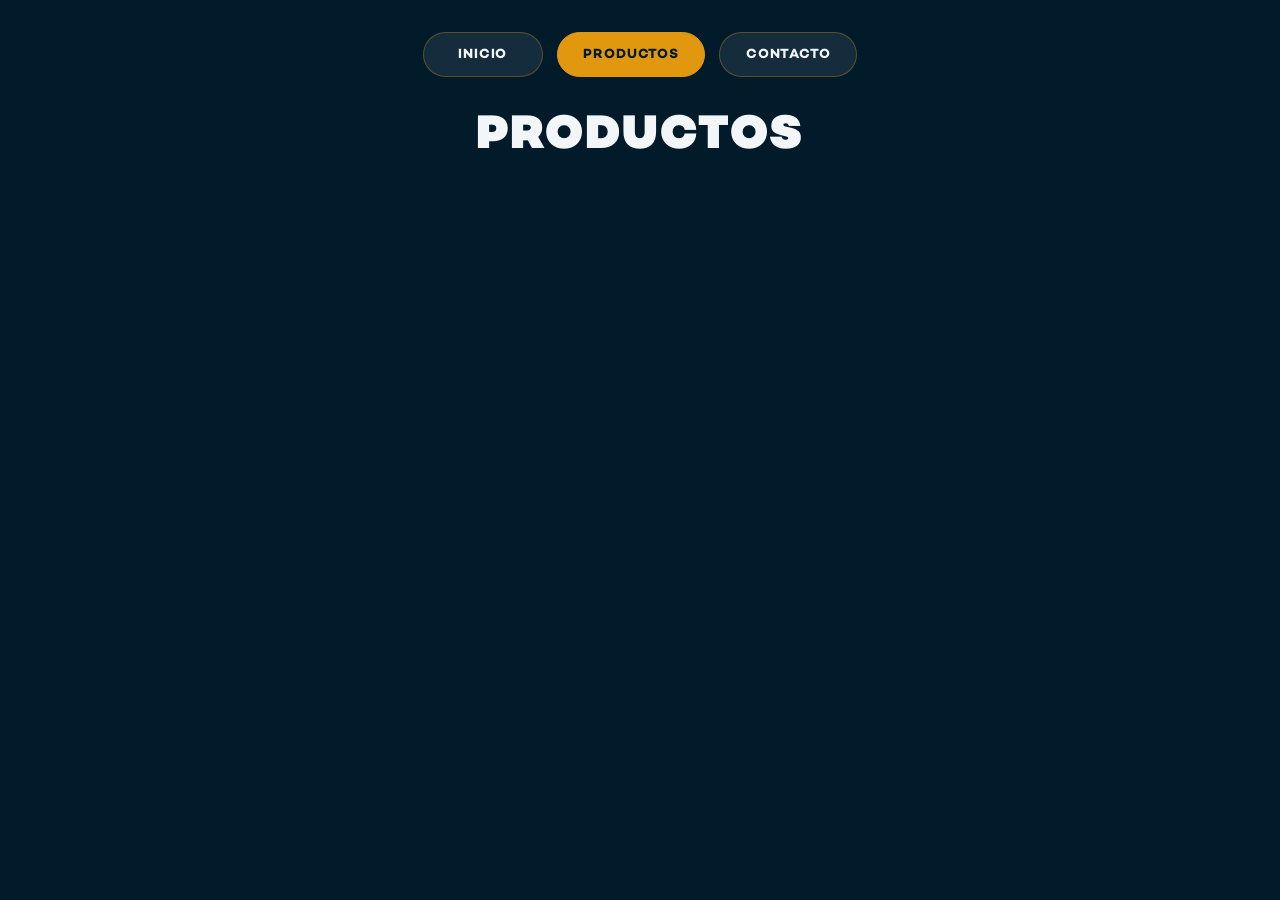
<file: productos.html>
<!DOCTYPE html>
<html lang="es">
<head>
  <meta charset="UTF-8">
  <meta name="viewport" content="width=device-width, initial-scale=1.0">
  <title>Productos</title>
  <link rel="stylesheet" href="styles.css">
</head>
<body>
  <main class="page">
    <nav class="nav-buttons" aria-label="Navegación principal">
      <a class="btn" href="index.html">Inicio</a>
      <a class="btn active" href="productos.html">Productos</a>
      <a class="btn" href="contacto.html">Contacto</a>
    </nav>
    <h1>Productos</h1>
  </main>
</body>
</html>
</file>
<file: styles.css>
/* ============================================================
   KANTEK — Configurador de Pedidos B2B
   Identidad: navy #011B2B · acento #e2980e · tipografía Campton
   ============================================================ */

/* ---------- Fuentes Campton ---------- */

@font-face {
  font-family: "Campton";
  src: url("fonts/Campton-Thin.otf") format("opentype");
  font-weight: 100;
  font-style: normal;
  font-display: swap;
}

@font-face {
  font-family: "Campton";
  src: url("fonts/Campton-ThinItalic.otf") format("opentype");
  font-weight: 100;
  font-style: italic;
  font-display: swap;
}

@font-face {
  font-family: "Campton";
  src: url("fonts/Campton-ExtraLight.otf") format("opentype");
  font-weight: 200;
  font-style: normal;
  font-display: swap;
}

@font-face {
  font-family: "Campton";
  src: url("fonts/Campton-ExtraLightItalic.otf") format("opentype");
  font-weight: 200;
  font-style: italic;
  font-display: swap;
}

@font-face {
  font-family: "Campton";
  src: url("fonts/Campton-Light.otf") format("opentype");
  font-weight: 300;
  font-style: normal;
  font-display: swap;
}

@font-face {
  font-family: "Campton";
  src: url("fonts/Campton-LightItalic.otf") format("opentype");
  font-weight: 300;
  font-style: italic;
  font-display: swap;
}

@font-face {
  font-family: "Campton";
  src: url("fonts/Campton-Book.otf") format("opentype");
  font-weight: 400;
  font-style: normal;
  font-display: swap;
}

@font-face {
  font-family: "Campton";
  src: url("fonts/Campton-BookItalic.otf") format("opentype");
  font-weight: 400;
  font-style: italic;
  font-display: swap;
}

@font-face {
  font-family: "Campton";
  src: url("fonts/Campton-Medium.otf") format("opentype");
  font-weight: 500;
  font-style: normal;
  font-display: swap;
}

@font-face {
  font-family: "Campton";
  src: url("fonts/Campton-MediumItalic.otf") format("opentype");
  font-weight: 500;
  font-style: italic;
  font-display: swap;
}

@font-face {
  font-family: "Campton";
  src: url("fonts/Campton-SemiBold.otf") format("opentype");
  font-weight: 600;
  font-style: normal;
  font-display: swap;
}

@font-face {
  font-family: "Campton";
  src: url("fonts/Campton-SemiBoldItalic.otf") format("opentype");
  font-weight: 600;
  font-style: italic;
  font-display: swap;
}

@font-face {
  font-family: "Campton";
  src: url("fonts/Campton-Bold.otf") format("opentype");
  font-weight: 700;
  font-style: normal;
  font-display: swap;
}

@font-face {
  font-family: "Campton";
  src: url("fonts/Campton-BoldItalic.otf") format("opentype");
  font-weight: 700;
  font-style: italic;
  font-display: swap;
}

@font-face {
  font-family: "Campton";
  src: url("fonts/Campton-ExtraBold.otf") format("opentype");
  font-weight: 800;
  font-style: normal;
  font-display: swap;
}

@font-face {
  font-family: "Campton";
  src: url("fonts/Campton-ExtraBoldItalic.otf") format("opentype");
  font-weight: 800;
  font-style: italic;
  font-display: swap;
}

@font-face {
  font-family: "Campton";
  src: url("fonts/Campton-Black.otf") format("opentype");
  font-weight: 900;
  font-style: normal;
  font-display: swap;
}

@font-face {
  font-family: "Campton";
  src: url("fonts/Campton-BlackItalic.otf") format("opentype");
  font-weight: 900;
  font-style: italic;
  font-display: swap;
}

/* ---------- Reset y tokens ---------- */

*,
*::before,
*::after {
  box-sizing: border-box;
  margin: 0;
  padding: 0;
}

:root {
  --bg: #011b2b;
  --bg-elevated: #062637;
  --bg-card: #011b2b;
  --text-on-dark: #f3f6f9;
  --text-muted-on-dark: rgba(243, 246, 249, 0.72);
  --text-soft-on-dark: rgba(243, 246, 249, 0.55);

  /* Colores de línea de producto (textos y acentos) */
  --line-cachorro: #ff2d8c;
  --line-adulto: #1aadff;
  --line-razas-pequenas: #b14dff;
  --line-veteranos: #e86b64;
  --line-activo: #ff3d32;
  --line-felinos: #00b4ef;

  /* Acento / CTA */
  --accent: #e2980e;
  --accent-hover: #f0a820;
  --accent-deep: #c4840c;

  --danger: #c62828;
  --danger-hover: #b71c1c;

  --border-light: rgba(1, 27, 43, 0.1);
  --border-strong: rgba(1, 27, 43, 0.16);
  --shadow-sm: 0 2px 10px rgba(0, 0, 0, 0.18);
  --shadow-md: 0 10px 32px rgba(0, 0, 0, 0.28);
  --radius-card: 16px;
  --radius-sm: 10px;
  --transition: 0.2s ease;
  --font: "Campton", system-ui, sans-serif;
  --sidebar-width: 22.5rem;
}

html {
  height: 100%;
  max-width: 100%;
  overflow-x: clip;
}

body {
  min-height: 100%;
  max-width: 100%;
  overflow-x: clip;
  font-family: var(--font);
  font-weight: 400;
  color: var(--text-on-dark);
  background: var(--bg);
  -webkit-font-smoothing: antialiased;
  -moz-osx-font-smoothing: grayscale;
}

/* ---------- Páginas placeholder ---------- */

.page {
  width: 100%;
  max-width: 40rem;
  margin: 0 auto;
  text-align: center;
  display: flex;
  flex-direction: column;
  align-items: center;
  gap: 1.75rem;
  padding: 2rem 1.25rem;
}

.nav-buttons {
  display: flex;
  flex-wrap: wrap;
  justify-content: center;
  gap: 0.875rem;
  width: 100%;
}

.btn {
  display: inline-flex;
  align-items: center;
  justify-content: center;
  min-width: 7.5rem;
  padding: 0.85rem 1.6rem;
  font-family: var(--font);
  font-size: 0.85rem;
  font-weight: 700;
  letter-spacing: 0.06em;
  text-transform: uppercase;
  color: var(--text-on-dark);
  text-decoration: none;
  background: rgba(255, 255, 255, 0.08);
  border: 1px solid rgba(226, 152, 14, 0.35);
  border-radius: 999px;
  transition:
    background var(--transition),
    border-color var(--transition),
    transform var(--transition);
  cursor: pointer;
}

.btn:hover {
  border-color: var(--accent);
  background: rgba(226, 152, 14, 0.15);
  transform: translateY(-1px);
}

.btn:focus-visible {
  outline: 2px solid var(--accent);
  outline-offset: 3px;
}

.btn.active {
  background: var(--accent);
  border-color: var(--accent);
  color: #011b2b;
}

.page h1 {
  font-family: var(--font);
  font-size: clamp(2rem, 6vw, 3rem);
  font-weight: 900;
  letter-spacing: 0.04em;
  text-transform: uppercase;
  color: var(--text-on-dark);
}

/* ============================================================
   Configurador
   ============================================================ */

body.configurador {
  position: relative;
  min-height: 100vh;
  max-width: 100%;
  overflow-x: clip;
  /*
   * Fondo moderno en azul marino:
   * - brillo suave arriba (más abierto)
   * - color de marca al centro
   * - azul marino más profundo abajo
   */
  background-color: #011b2b;
  background-image:
    radial-gradient(
      ellipse 120% 65% at 50% -5%,
      rgba(18, 72, 108, 0.55) 0%,
      rgba(8, 45, 70, 0.22) 42%,
      transparent 70%
    ),
    linear-gradient(
      168deg,
      #0a3048 0%,
      #011b2b 45%,
      #000d18 78%,
      #00060e 100%
    );
  background-attachment: fixed;
  background-repeat: no-repeat;
  background-size: cover;
}

/* Asegura que html no “aplaste” el degradado con un color plano */
html:has(body.configurador) {
  background-color: #011b2b;
  min-height: 100%;
}

/* ---------- Barra superior: solo logo centrado ---------- */

.top-bar {
  position: fixed;
  top: 0;
  left: 0;
  right: 0;
  z-index: 50;
  display: flex;
  align-items: center;
  justify-content: center;
  padding: 0.65rem 1rem;
  background: rgba(1, 27, 43, 0.94);
  border-bottom: 1px solid rgba(226, 152, 14, 0.28);
  backdrop-filter: blur(14px);
  box-shadow: 0 4px 18px rgba(0, 0, 0, 0.28);
}

.top-bar-logo {
  display: block;
  height: 48px;
  width: auto;
  max-width: 160px;
  object-fit: contain;
  filter: drop-shadow(0 2px 10px rgba(0, 0, 0, 0.35));
}

/* ---------- Contenedor centrado: productos + panel (dos columnas) ---------- */

.page-shell {
  --producto-card-width: min(26.5rem, 100%);
  --productos-gap: clamp(0.7rem, 1.4vw, 1.35rem);
  --shell-col-gap: clamp(0.6rem, 1.2vw, 1rem);
  --productos-block-width: min(
    100%,
    calc((2 * 26.5rem) + var(--productos-gap))
  );
  display: flex;
  flex-direction: row;
  flex-wrap: nowrap;
  align-items: flex-start;
  justify-content: center;
  gap: var(--shell-col-gap);
  width: 100%;
  max-width: 100%;
  min-width: 0;
  margin: 0 auto;
  padding: 5.25rem clamp(0.7rem, 2vw, 1.75rem) 2.5rem;
  box-sizing: border-box;
}

/* ---------- Panel derecho sticky (pegado al bloque de productos) ---------- */

.sidebar {
  position: sticky;
  top: 5.25rem;
  margin-top: 0;
  z-index: 40;
  flex: 0 1 var(--sidebar-width);
  width: min(var(--sidebar-width), 100%);
  max-width: min(var(--sidebar-width), 100%);
  min-width: 0;
  height: auto;
  max-height: calc(100vh - 6.1rem);
  min-height: 0;
  display: flex;
  flex-direction: column;
  gap: 0.55rem;
  padding: 0.85rem 0.9rem 0.95rem;
  background: rgba(1, 27, 43, 0.97);
  border: 1px solid rgba(226, 152, 14, 0.32);
  border-radius: 14px;
  box-shadow: 0 10px 32px rgba(0, 0, 0, 0.4);
  backdrop-filter: blur(16px);
  overflow: hidden;
  align-self: flex-start;
}

.sidebar-scroll {
  flex: 1 1 auto;
  min-height: 0;
  overflow-x: hidden;
  overflow-y: auto;
  display: flex;
  flex-direction: column;
  gap: 0.55rem;
  padding-right: 0.15rem;
  scrollbar-width: thin;
  scrollbar-color: rgba(226, 152, 14, 0.55) rgba(255, 255, 255, 0.06);
}

.sidebar-panels-toggle {
  display: none;
}

.sidebar-section {
  display: flex;
  flex-direction: column;
  gap: 0.25rem;
  flex-shrink: 0;
}

.sidebar-total-block {
  text-align: center;
  padding: 0.7rem 0.65rem;
  background: rgba(255, 255, 255, 0.04);
  border: 1px solid rgba(226, 152, 14, 0.22);
  border-radius: 12px;
  flex-shrink: 0;
}

.sidebar-actions {
  display: flex;
  flex-direction: column;
  gap: 0.45rem;
  margin-top: auto;
  flex-shrink: 0;
}

/* Estado de pallets en vivo */
.pallet-status {
  flex: 0 0 auto;
  min-height: 0;
  display: flex;
  flex-direction: column;
  gap: 0.45rem;
  padding: 0.7rem 0.75rem;
  border-radius: 12px;
  border: 1px solid rgba(18, 72, 108, 0.55);
  background: rgba(8, 45, 70, 0.55);
  overflow: hidden;
}

/* Encabezado / toggle: en desktop se ve como título fijo */
.pallet-status__toggle {
  display: flex;
  align-items: center;
  justify-content: space-between;
  gap: 0.5rem;
  width: 100%;
  margin: 0;
  padding: 0;
  border: 0;
  background: transparent;
  color: inherit;
  font: inherit;
  text-align: left;
  cursor: pointer;
  flex-shrink: 0;
}

.pallet-status__title {
  font-family: var(--font);
  font-size: 0.68rem;
  font-weight: 700;
  letter-spacing: 0.1em;
  text-transform: uppercase;
  color: var(--text-soft-on-dark);
  flex: 1 1 auto;
  min-width: 0;
}

.pallet-status__chevron {
  display: block;
  flex-shrink: 0;
  width: 0.55rem;
  height: 0.55rem;
  border-right: 2px solid var(--text-soft-on-dark);
  border-bottom: 2px solid var(--text-soft-on-dark);
  transform: rotate(45deg);
  transition: transform 0.2s ease;
  margin-top: -0.2rem;
}

.pallet-status.is-collapsed .pallet-status__panel {
  display: none;
}

.pallet-status:not(.is-collapsed) .pallet-status__chevron {
  transform: rotate(225deg);
  margin-top: 0.15rem;
}

.pallet-status__panel {
  display: flex;
  flex-direction: column;
  gap: 0.45rem;
  min-height: 0;
}

.pallet-status__headline {
  font-family: var(--font);
  font-size: 1.05rem;
  font-weight: 800;
  line-height: 1.3;
  color: #fff;
}

.pallet-status--ok .pallet-status__headline {
  color: #7dffa8;
}

.pallet-status--warn .pallet-status__headline {
  color: #ffc857;
}

.pallet-status__body {
  font-family: var(--font);
  font-size: 0.88rem;
  font-weight: 500;
  line-height: 1.4;
  color: var(--text-muted-on-dark);
}

.pallet-status__block {
  display: flex;
  flex-direction: column;
  gap: 0.3rem;
  padding-top: 0.45rem;
  border-top: 1px solid rgba(255, 255, 255, 0.08);
}

.pallet-status__subtitle {
  font-family: var(--font);
  font-size: 0.82rem;
  font-weight: 700;
  color: var(--text-on-dark);
  margin-top: 0.15rem;
}

.pallet-status__row {
  display: flex;
  align-items: baseline;
  justify-content: space-between;
  gap: 0.5rem;
  font-family: var(--font);
  font-size: 0.88rem;
}

.pallet-status__label {
  font-weight: 500;
  color: var(--text-muted-on-dark);
}

.pallet-status__value {
  font-weight: 800;
  font-variant-numeric: tabular-nums;
  color: var(--text-on-dark);
  text-align: right;
}

.pallet-status__value--strong {
  color: var(--accent);
  font-size: 0.95rem;
}

.pallet-status__value--warn {
  color: #ffb84d;
}

.pallet-status--ok .pallet-status__value:not(.pallet-status__value--warn) {
  color: #b8f5cc;
}

.pallet-status__note {
  font-family: var(--font);
  font-size: 0.75rem;
  font-weight: 500;
  line-height: 1.35;
  color: var(--text-soft-on-dark);
}

.pallet-status__list {
  list-style: none;
  display: flex;
  flex-direction: column;
  gap: 0.4rem;
  margin: 0;
  padding: 0;
  flex-shrink: 0;
}

/* Solo la lista de alturas hace scroll */
.pallet-status__heights {
  flex: 1 1 auto;
  min-height: 0;
  max-height: 7.5rem;
  overflow-x: hidden;
  overflow-y: auto;
  margin: 0;
  padding: 0.15rem 0.2rem 0.15rem 0;
  border-top: 1px solid rgba(255, 255, 255, 0.08);
  scrollbar-width: thin;
  scrollbar-color: rgba(226, 152, 14, 0.55) rgba(255, 255, 255, 0.06);
}

.pallet-status__heights::-webkit-scrollbar {
  width: 6px;
}

.pallet-status__heights::-webkit-scrollbar-track {
  background: rgba(255, 255, 255, 0.06);
  border-radius: 999px;
}

.pallet-status__heights::-webkit-scrollbar-thumb {
  background: rgba(226, 152, 14, 0.55);
  border-radius: 999px;
}

.pallet-status__heights-list {
  list-style: none;
  display: flex;
  flex-direction: column;
  gap: 0.35rem;
  margin: 0;
  padding: 0.35rem 0.15rem 0.1rem 0;
}

/*
 * Cada punto: viñeta + texto en la misma fila (grid).
 * Evita que flex-wrap separe el texto debajo de la viñeta.
 */
.pallet-status__item {
  display: grid;
  grid-template-columns: 0.75rem minmax(0, 1fr);
  column-gap: 0.35rem;
  row-gap: 0.08rem;
  align-items: baseline;
  font-family: var(--font);
  font-size: 0.8rem;
  line-height: 1.25;
  color: var(--text-on-dark);
}

.pallet-status__bullet {
  grid-column: 1;
  grid-row: 1;
  color: var(--accent);
  font-weight: 800;
  line-height: 1.25;
  text-align: center;
}

.pallet-status__item-text {
  grid-column: 2;
  grid-row: 1;
  min-width: 0;
  white-space: normal;
  overflow-wrap: anywhere;
}

.pallet-status__item-label {
  font-weight: 500;
  color: var(--text-muted-on-dark);
}

.pallet-status__item-value {
  font-weight: 800;
  font-variant-numeric: tabular-nums;
  color: var(--text-on-dark);
}

.pallet-status__item.is-warn .pallet-status__item-value,
.pallet-status__subitem.is-warn .pallet-status__item-value {
  color: #ffb84d;
}

/* Pallets parciales: número en rojo */
.pallet-status__subitem.is-partial .pallet-status__item-value {
  color: #ff5a5a;
  font-weight: 800;
}

.pallet-status--ok .pallet-status__subitem.is-partial .pallet-status__item-value,
.pallet-status--warn .pallet-status__subitem.is-partial .pallet-status__item-value,
.pallet-status--empty .pallet-status__subitem.is-partial .pallet-status__item-value {
  color: #ff5a5a;
}

.pallet-status__item.is-total .pallet-status__item-label,
.pallet-status__item.is-total .pallet-status__item-value {
  font-weight: 800;
  color: var(--accent);
}

.pallet-status__item.is-ok .pallet-status__item-value {
  color: #7dffa8;
}

.pallet-status--ok .pallet-status__item-value {
  color: #d8ffe8;
}

/* Grupo compacto: Pallets calculados + De los cuales + subpuntos */
.pallet-status__item--pallets-group {
  row-gap: 0.04rem;
  line-height: 1.15;
}

.pallet-status__item--pallets-group > .pallet-status__item-text {
  line-height: 1.15;
}

/* Subpuntos bajo "Pallets calculados" (columna del texto, bajo la 1ª línea) */
.pallet-status__de-los-cuales {
  grid-column: 2;
  margin: 0;
  padding: 0;
  font-family: var(--font);
  font-size: 0.74rem;
  font-weight: 600;
  line-height: 1.15;
  color: var(--text-muted-on-dark);
  opacity: 0.9;
  white-space: normal;
}

.pallet-status__sublist {
  list-style: none;
  display: flex;
  flex-direction: column;
  gap: 0.04rem;
  margin: 0;
  padding: 0;
  grid-column: 2;
}

.pallet-status__subitem {
  display: grid;
  grid-template-columns: 0.7rem minmax(0, 1fr);
  column-gap: 0.3rem;
  align-items: baseline;
  font-family: var(--font);
  font-size: 0.76rem;
  line-height: 1.15;
  color: var(--text-on-dark);
}

.pallet-status__subitem .pallet-status__item-text {
  grid-column: 2;
  grid-row: 1;
  white-space: normal;
  overflow-wrap: anywhere;
}

.pallet-status__subbullet {
  grid-column: 1;
  grid-row: 1;
  color: var(--accent);
  font-weight: 700;
  opacity: 0.85;
  line-height: 1.15;
  text-align: center;
}

.pallet-status__hint {
  list-style: none;
  font-family: var(--font);
  font-size: 0.75rem;
  font-weight: 500;
  color: #ffb84d;
  padding-left: 1rem;
  margin-top: 0.15rem;
}

.config-page {
  position: relative;
  z-index: 1;
  flex: 1 1 auto;
  width: auto;
  max-width: 100%;
  min-width: 0;
  margin: 0;
  padding: 0;
  display: flex;
  flex-direction: column;
  gap: 1.75rem;
}

.page-intro {
  text-align: center;
  display: flex;
  flex-direction: column;
  gap: 0.35rem;
}

.config-title {
  font-family: var(--font);
  font-size: clamp(1.2rem, 2.8vw, 1.55rem);
  font-weight: 800;
  letter-spacing: 0.08em;
  text-transform: uppercase;
  color: var(--text-on-dark);
  line-height: 1.2;
}

.config-subtitle {
  font-family: var(--font);
  font-size: 0.98rem;
  font-weight: 400;
  color: var(--text-soft-on-dark);
}

/* ---------- Product grid: 2 columnas de ancho fijo (1 en móvil) ---------- */

.productos {
  display: grid;
  grid-template-columns: repeat(2, minmax(0, 1fr));
  justify-content: start;
  align-items: start;
  gap: var(--productos-gap);
  width: 100%;
  max-width: 100%;
  min-width: 0;
}

.producto-card {
  --line-color: #011b2b;
  --card-bg: var(--bg-card);
  position: relative;
  width: 100%;
  max-width: 100%;
  min-width: 0;
  box-sizing: border-box;
  container-type: inline-size;
  container-name: producto;
  background: var(--bg-card);
  border: 1px solid color-mix(in srgb, var(--line-color) 48%, rgba(255, 255, 255, 0.1));
  border-radius: var(--radius-card);
  padding: 1.45rem 1.45rem 1.4rem;
  box-shadow:
    var(--shadow-sm),
    inset 0 1px 0 rgba(255, 255, 255, 0.04);
  display: flex;
  flex-direction: column;
  gap: 1.15rem;
  overflow: hidden;
  color: var(--line-color);
  transition:
    border-color var(--transition),
    box-shadow var(--transition),
    transform var(--transition);
}

.producto-card:hover {
  border-color: color-mix(in srgb, var(--line-color) 82%, transparent);
  box-shadow:
    var(--shadow-md),
    0 0 0 1px color-mix(in srgb, var(--line-color) 28%, transparent),
    0 10px 28px color-mix(in srgb, var(--line-color) 26%, transparent),
    inset 0 1px 0 color-mix(in srgb, var(--line-color) 30%, transparent);
  transform: translateY(-2px);
}

.producto-card__accent {
  position: absolute;
  top: 0;
  left: 0;
  right: 0;
  height: 5px;
  background: var(--line-color);
  box-shadow: 0 0 14px color-mix(in srgb, var(--line-color) 70%, transparent);
}

/* Textos y acento de cada línea (el fondo de la caja es navy) */
.producto-card[data-line="cachorro"] {
  --line-color: var(--line-cachorro);
}

.producto-card[data-line="adulto"] {
  --line-color: var(--line-adulto);
}

.producto-card[data-line="veteranos"] {
  --line-color: var(--line-veteranos);
}

.producto-card[data-line="razas-pequenas"] {
  --line-color: var(--line-razas-pequenas);
}

.producto-card[data-line="activo"] {
  --line-color: var(--line-activo);
}

.producto-card[data-line="felinos"] {
  --line-color: var(--line-felinos);
  --card-bg: #2e1a46;
  background: #2e1a46;
}

.producto-nombre {
  font-family: var(--font);
  font-size: 0.92rem;
  font-weight: 800;
  letter-spacing: 0.04em;
  text-transform: uppercase;
  line-height: 1.35;
  text-align: center;
  color: var(--line-color);
  padding-bottom: 0.85rem;
  border-bottom: 1px solid color-mix(in srgb, var(--line-color) 42%, transparent);
}

/* Cuerpo de la caja: mockup a la izquierda + presentaciones a la derecha */
.producto-card__body {
  display: flex;
  flex-direction: row;
  align-items: stretch;
  gap: 1.1rem;
  min-width: 0;
  flex: 1 1 auto;
}

/* Contenedor del costal: estira al alto del bloque de presentaciones (tamaño actual) */
.producto-card__media {
  flex: 0 0 auto;
  display: flex;
  align-items: stretch;
  align-self: stretch;
  width: clamp(4.25rem, 28%, 6.75rem);
  max-width: 6.75rem;
  min-width: 4.25rem;
}

/* El costal llena el alto de la caja de la fórmula */
.producto-card__img {
  display: block;
  width: 100%;
  max-width: 100%;
  height: 100%;
  object-fit: contain;
  object-position: center center;
  user-select: none;
  pointer-events: none;
}

.presentaciones {
  display: flex;
  flex-direction: column;
  justify-content: center;
  gap: 0.9rem;
  flex: 1 1 auto;
  min-width: 0;
  width: 100%;
}

.presentacion {
  display: grid;
  grid-template-columns: minmax(0, 1fr) auto;
  align-items: center;
  justify-items: end;
  column-gap: 0.75rem;
  min-height: 2.5rem;
  min-width: 0;
  width: 100%;
}

.presentacion-meta {
  display: flex;
  flex-direction: column;
  align-items: flex-end;
  justify-content: center;
  gap: 0.12rem;
  min-width: 0;
  width: 100%;
  text-align: right;
}

.presentacion-peso {
  font-family: var(--font);
  font-size: 0.95rem;
  font-weight: 600;
  color: var(--line-color);
  line-height: 1.3;
  flex: 0 1 auto;
  min-width: 3.75rem;
  text-align: right;
  opacity: 0.95;
  white-space: nowrap;
}

.presentacion-precio {
  font-family: var(--font);
  font-size: 0.78rem;
  font-weight: 700;
  font-variant-numeric: tabular-nums;
  letter-spacing: 0.01em;
  color: var(--line-color);
  opacity: 0.82;
  white-space: nowrap;
}

/* Cajas: kg + pzs, el precio va debajo en .presentacion-meta */
.presentacion-peso--caja {
  display: flex;
  flex-direction: column;
  justify-content: center;
  align-items: flex-end;
  height: auto;
  gap: 0.1rem;
  line-height: 1.1;
  white-space: normal;
}

.presentacion-peso__kg {
  display: block;
  font-size: 0.95rem;
  font-weight: 700;
  line-height: 1.15;
}

.presentacion-peso__pzs {
  display: block;
  font-size: 0.78rem;
  font-weight: 500;
  line-height: 1.15;
  opacity: 0.88;
}

.qty-controls {
  --qty-input-width: 4.25rem;
  --qty-btn-width: calc(var(--qty-input-width) * 0.75); /* 75% del input */
  display: grid;
  grid-template-columns: var(--qty-btn-width) var(--qty-input-width) var(--qty-btn-width);
  align-items: stretch;
  gap: 0.35rem;
  flex: none;
  width: max-content;
  justify-self: end;
  height: 2.6rem;
}

.btn-qty {
  display: inline-flex;
  align-items: center;
  justify-content: center;
  width: 100%;
  min-width: 0;
  flex: none;
  height: 100%;
  flex-shrink: 0;
  padding: 0;
  font-family: var(--font);
  font-size: 1.05rem;
  font-weight: 700;
  line-height: 1;
  color: var(--line-color);
  background: color-mix(in srgb, var(--line-color) 16%, rgba(0, 0, 0, 0.28));
  border: 1px solid color-mix(in srgb, var(--line-color) 62%, transparent);
  border-radius: 8px;
  cursor: pointer;
  transition:
    background var(--transition),
    border-color var(--transition),
    color var(--transition);
  user-select: none;
}

.btn-qty:hover {
  background: color-mix(in srgb, var(--line-color) 28%, rgba(0, 0, 0, 0.22));
  border-color: color-mix(in srgb, var(--line-color) 85%, transparent);
}

.btn-qty:active {
  background: rgba(255, 255, 255, 0.22);
}

.btn-qty:focus-visible {
  outline: 2px solid var(--accent);
  outline-offset: 2px;
}

.presentacion input[type="number"] {
  width: 100%;
  min-width: 0;
  max-width: none;
  flex: none;
  height: 100%;
  padding: 0 0.35rem;
  font-family: var(--font);
  font-size: 0.95rem;
  font-weight: 700;
  font-variant-numeric: tabular-nums;
  text-align: center;
  color: var(--line-color);
  background: color-mix(in srgb, var(--line-color) 10%, rgba(1, 12, 22, 0.55));
  border: 1px solid color-mix(in srgb, var(--line-color) 55%, transparent);
  border-radius: var(--radius-sm);
  color-scheme: dark;
  caret-color: #f3f6f9;
  transition:
    border-color var(--transition),
    box-shadow var(--transition),
    background var(--transition),
    color var(--transition);
  -moz-appearance: textfield;
}

.presentacion input[type="number"]::-webkit-outer-spin-button,
.presentacion input[type="number"]::-webkit-inner-spin-button {
  -webkit-appearance: none;
  margin: 0;
}

.presentacion input[type="number"]:hover {
  border-color: color-mix(in srgb, var(--line-color) 50%, transparent);
}

.presentacion input[type="number"]:focus,
.presentacion input[type="number"]:focus-visible,
.presentacion input[type="number"].is-focused {
  outline: none;
  background: #2c333c;
  color: #f3f6f9;
  border-color: #6b7280;
  box-shadow: inset 0 0 0 1px #1b2026;
}

.presentacion input[type="number"]::selection,
.presentacion input[type="number"].is-focused::selection {
  background: #3f4752;
  color: #f8fafc;
}

.presentacion input[type="number"]::-moz-selection,
.presentacion input[type="number"].is-focused::-moz-selection {
  background: #3f4752;
  color: #f8fafc;
}

/* La caja se comprime con la ventana: nada se recorta, todo se reacomoda */
@container producto (max-width: 24rem) {
  .producto-card__media {
    width: 4.6rem;
    min-width: 3.35rem;
    max-width: 4.6rem;
  }

  .qty-controls {
    --qty-input-width: 3rem;
    --qty-btn-width: 2.35rem;
    gap: 0.25rem;
    height: 2.45rem;
  }

  .presentacion {
    gap: 0.5rem;
  }
}

@media (max-width: 1100px) {
  :root {
    --sidebar-width: 18.5rem;
  }

  .productos {
    grid-template-columns: minmax(0, 1fr);
  }

  .producto-card__body {
    justify-content: flex-start;
    gap: 1.25rem;
  }

  .producto-card__media {
    flex: 0 0 auto;
    align-self: center;
    width: 6.75rem;
    max-width: 6.75rem;
    max-height: 11rem;
  }

  .producto-card__img {
    height: auto;
    max-height: 11rem;
  }

  .presentaciones {
    flex: 1 1 auto;
    width: auto;
    max-width: 100%;
    min-width: 0;
  }

  .pallet-status__item {
    font-size: 0.78rem;
  }

  .pallet-status__subitem {
    font-size: 0.74rem;
  }
}

/* ---------- Mensaje de validación (área de contenido) ---------- */

.validacion-msg {
  position: fixed;
  top: 4.6rem;
  left: 50%;
  transform: translateX(-50%);
  z-index: 60;
  max-width: min(36rem, calc(100% - 2rem));
  padding: 0.75rem 1.35rem;
  font-family: var(--font);
  font-size: 0.92rem;
  font-weight: 700;
  letter-spacing: 0.02em;
  line-height: 1.45;
  text-align: center;
  white-space: pre-line;
  border-radius: 12px;
  box-shadow: 0 10px 32px rgba(0, 0, 0, 0.35);
  backdrop-filter: blur(10px);
}

.validacion-msg[hidden] {
  display: none !important;
}

.validacion-msg--ok {
  color: #0a3d1f;
  background: #b8f0c8;
  border: 1px solid #2ecc71;
}

.validacion-msg--error {
  color: #5c0a0a;
  background: #ffc9c9;
  border: 1px solid #e74c3c;
}

/* ---------- Resumen en sidebar ---------- */

.resumen-label {
  font-family: var(--font);
  font-size: 0.68rem;
  font-weight: 700;
  text-transform: uppercase;
  letter-spacing: 0.1em;
  color: var(--text-soft-on-dark);
}

.resumen-valor {
  display: flex;
  align-items: baseline;
  justify-content: center;
  gap: 0.15em;
  width: 100%;
  font-family: var(--font);
  font-size: 1.28rem;
  font-weight: 800;
  font-variant-numeric: tabular-nums;
  letter-spacing: -0.02em;
  color: var(--accent);
  line-height: 1.2;
  margin: 0.08rem 0;
  text-align: center;
}

.resumen-limites {
  font-family: var(--font);
  font-size: 0.72rem;
  font-weight: 400;
  line-height: 1.35;
  color: rgba(243, 246, 249, 0.5);
  max-width: none;
}

.pallet-status__limites {
  margin: 0.45rem 0 0;
  padding-top: 0.45rem;
  border-top: 1px solid rgba(255, 255, 255, 0.08);
  text-align: left;
}

.resumen-valor .total-flash {
  display: inline-block;
  position: relative;
  z-index: 1;
  border-radius: 6px;
  padding: 0 0.12em;
  color: var(--accent);
  white-space: nowrap;
}

.total-kg-unit {
  font-size: inherit;
  font-weight: inherit;
  letter-spacing: inherit;
  color: inherit;
}

@keyframes total-kg-flash {
  0% {
    color: #ffffff;
  }
  100% {
    color: var(--accent);
  }
}

.resumen-valor .total-flash.total-kg--flash {
  animation: total-kg-flash 0.28s ease-out;
}

.total-currency {
  font-size: inherit;
  font-weight: inherit;
  letter-spacing: inherit;
  color: inherit;
}

/* CARGAR CARRITO — siempre activo, acento dorado */
.btn-cargar {
  display: inline-flex;
  align-items: center;
  justify-content: center;
  width: 100%;
  min-width: 0;
  padding: 0.9rem 1rem;
  font-family: var(--font);
  font-size: 0.85rem;
  font-weight: 900;
  letter-spacing: 0.05em;
  text-transform: uppercase;
  color: #011b2b;
  background: linear-gradient(180deg, #ffb22e 0%, var(--accent) 50%, var(--accent-deep) 100%);
  border: 1px solid rgba(255, 255, 255, 0.22);
  border-radius: 10px;
  box-shadow:
    0 2px 0 #8a5c08,
    0 6px 16px rgba(226, 152, 14, 0.38);
  cursor: pointer;
  white-space: nowrap;
  transition:
    transform var(--transition),
    box-shadow var(--transition),
    filter var(--transition);
}

.btn-cargar:hover {
  filter: brightness(1.07);
  transform: translateY(-1px);
  box-shadow:
    0 3px 0 #8a5c08,
    0 8px 18px rgba(226, 152, 14, 0.48);
}

.btn-cargar:active {
  transform: translateY(1px);
  filter: brightness(0.98);
}

.btn-cargar:focus-visible {
  outline: 2px solid #fff;
  outline-offset: 3px;
}

/* Borrar todo — rojo oscuro / medio / brillante */
.btn-borrar {
  display: inline-flex;
  align-items: center;
  justify-content: center;
  width: 100%;
  flex-shrink: 0;
  padding: 0.75rem 1rem;
  font-family: var(--font);
  font-size: 0.78rem;
  font-weight: 700;
  letter-spacing: 0.05em;
  text-transform: uppercase;
  color: #fff;
  background: #7a1212; /* rojo oscuro */
  border: 1px solid rgba(255, 120, 120, 0.15);
  border-radius: 10px;
  cursor: pointer;
  box-shadow: 0 3px 10px rgba(90, 12, 12, 0.35);
  transition:
    background var(--transition),
    transform var(--transition),
    box-shadow var(--transition);
}

.btn-borrar:hover {
  background: #c62828; /* rojo medio */
  transform: translateY(-1px);
  box-shadow: 0 5px 14px rgba(198, 40, 40, 0.4);
}

.btn-borrar:active {
  background: #ff1744; /* rojo brillante */
  transform: translateY(0);
  box-shadow: 0 2px 8px rgba(255, 23, 68, 0.45);
}

.btn-borrar:focus-visible {
  outline: 2px solid #fff;
  outline-offset: 3px;
}

.btn-borrar.btn-borrar--confirm {
  background: #c62828;
  box-shadow: 0 4px 14px rgba(198, 40, 40, 0.5);
  letter-spacing: 0.02em;
  white-space: normal;
  line-height: 1.2;
  text-align: center;
}

/* ---------- Modal finalizar ---------- */

body.modal-open {
  overflow: hidden;
}

.modal {
  position: fixed;
  inset: 0;
  z-index: 100;
  display: flex;
  align-items: center;
  justify-content: center;
  padding: 1.25rem;
}

.modal[hidden] {
  display: none !important;
}

.modal__backdrop {
  position: absolute;
  inset: 0;
  background: rgba(1, 12, 22, 0.72);
  backdrop-filter: blur(4px);
}

.modal__panel {
  position: relative;
  z-index: 1;
  width: min(28rem, 100%);
  padding: 1.75rem 1.6rem 1.5rem;
  background: #011b2b; /* mismo fondo que la página principal */
  border: 1px solid rgba(226, 152, 14, 0.4);
  border-radius: 16px;
  box-shadow: 0 20px 60px rgba(0, 0, 0, 0.5);
  display: flex;
  flex-direction: column;
  gap: 1.15rem;
}

.modal__title {
  font-family: var(--font);
  font-size: 1.15rem;
  font-weight: 800;
  letter-spacing: 0.06em;
  text-transform: uppercase;
  color: var(--accent);
  text-align: center;
}

.modal__text {
  font-family: var(--font);
  font-size: 1.05rem;
  font-weight: 500;
  line-height: 1.5;
  color: var(--text-on-dark);
  text-align: center;
}

.modal__text strong {
  color: var(--accent);
  font-weight: 800;
}

.modal__summary {
  display: flex;
  flex-direction: column;
  gap: 0.4rem;
  padding: 0.85rem 1rem;
  background: rgba(255, 255, 255, 0.05);
  border: 1px solid rgba(226, 152, 14, 0.28);
  border-radius: 10px;
  text-align: center;
}

.modal__summary-line {
  font-family: var(--font);
  font-size: 0.95rem;
  font-weight: 500;
  color: var(--text-muted-on-dark);
}

.modal__summary-line strong {
  color: var(--accent);
  font-weight: 800;
  font-variant-numeric: tabular-nums;
}

.modal__alerta {
  margin: 0;
  padding: 0.8rem 0.95rem;
  font-family: var(--font);
  font-size: 0.9rem;
  font-weight: 700;
  line-height: 1.45;
  text-align: center;
  color: #6b0f1a; /* rojo oscuro, buen contraste */
  background: #fce4ec; /* rosa claro / rosado suave */
  border: 1px solid #f8bbd0;
  border-radius: 10px;
}

.modal__alerta[hidden] {
  display: none !important;
}

.modal__actions {
  display: flex;
  flex-direction: column;
  gap: 0.65rem;
}

.btn-modal {
  display: inline-flex;
  align-items: center;
  justify-content: center;
  width: 100%;
  padding: 0.9rem 1.2rem;
  font-family: var(--font);
  font-size: 0.92rem;
  font-weight: 700;
  letter-spacing: 0.02em;
  border-radius: 10px;
  cursor: pointer;
  border: 1px solid transparent;
  transition:
    background var(--transition),
    border-color var(--transition),
    transform var(--transition),
    filter var(--transition);
}

.btn-modal--confirm {
  color: #011b2b;
  background: var(--accent);
  border-color: rgba(255, 255, 255, 0.2);
  box-shadow: 0 6px 18px rgba(226, 152, 14, 0.35);
}

.btn-modal--confirm:hover {
  filter: brightness(1.08);
  transform: translateY(-1px);
}

.btn-modal--cancel {
  color: var(--text-on-dark);
  background: rgba(255, 255, 255, 0.08);
  border-color: rgba(255, 255, 255, 0.18);
}

.btn-modal--cancel:hover {
  background: rgba(255, 255, 255, 0.14);
}

.btn-modal:focus-visible {
  outline: 2px solid var(--accent);
  outline-offset: 2px;
}

/* ---------- Responsive ---------- */

@media (max-width: 800px) {
  :root {
    --sidebar-width: 100%;
  }

  .top-bar {
    right: 0;
  }

  .page-shell {
    --producto-card-width: 100%;
    --productos-block-width: 100%;
    display: block;
    padding: 4.75rem 1rem 14.5rem;
  }

  .config-page {
    max-width: none;
    width: 100%;
  }

  .productos {
    width: 100%;
    grid-template-columns: 1fr;
  }

  .sidebar {
    position: fixed;
    top: auto;
    bottom: 0.55rem;
    left: 0.55rem;
    right: 0.55rem;
    margin-top: 0;
    width: auto;
    max-width: none;
    flex: none;
    display: grid;
    grid-template-columns: minmax(0, 1fr) minmax(0, 1fr);
    grid-template-rows: minmax(0, auto) auto;
    height: auto;
    max-height: min(78vh, 38rem);
    min-height: 0;
    border-radius: 14px;
    box-shadow: 0 10px 32px rgba(0, 0, 0, 0.45);
    padding: 0.55rem 0.55rem 0.55rem;
    gap: 0.4rem;
    overflow: hidden;
    z-index: 55;
  }

  .sidebar-scroll {
    grid-column: 1 / -1;
    grid-row: 1;
    min-height: 0;
    display: grid;
    grid-template-columns: minmax(0, 1fr) minmax(0, 1fr);
    align-items: start;
    gap: 0.4rem;
  }

  .sidebar-total-block {
    grid-column: 1;
    grid-row: 2;
    padding: 0.5rem 0.55rem;
    display: flex;
    flex-direction: column;
    justify-content: center;
    min-width: 0;
    min-height: 5.7rem;
  }

  .resumen-label {
    font-size: 0.66rem;
    letter-spacing: 0.06em;
  }

  .resumen-valor {
    font-size: 1.05rem;
    margin: 0.06rem 0;
  }

  .resumen-valor .total-flash {
    white-space: nowrap;
  }

  .sidebar-actions {
    grid-column: 2;
    grid-row: 2;
    display: flex;
    flex-direction: column;
    justify-content: stretch;
    gap: 0.32rem;
    margin: 0;
    min-height: 5.7rem;
  }

  .sidebar-actions .btn-cargar,
  .sidebar-actions .btn-borrar {
    flex: 0 0 auto;
    width: 100%;
    min-width: 0;
    min-height: 2.65rem;
    height: 2.65rem;
    padding: 0.4rem 0.45rem;
    font-size: 0.76rem;
    letter-spacing: 0.03em;
    border-radius: 10px;
  }

  .sidebar-actions .btn-borrar.btn-borrar--confirm {
    font-size: 0.64rem;
    padding: 0.35rem 0.35rem;
  }

  .sidebar-panels-toggle {
    display: grid;
    grid-column: 1 / -1;
    grid-template-columns: minmax(0, 1fr) minmax(0, 1fr) 1.6rem;
    align-items: stretch;
    gap: 0.4rem;
    width: 100%;
    margin: 0;
    padding: 0;
    border: 0;
    background: transparent;
    color: inherit;
    font: inherit;
    cursor: pointer;
    -webkit-tap-highlight-color: transparent;
  }

  .sidebar-panels-toggle__box {
    display: flex;
    align-items: center;
    min-height: 2.35rem;
    padding: 0.4rem 0.55rem;
    border-radius: 12px;
    border: 1px solid rgba(18, 72, 108, 0.55);
    background: rgba(8, 45, 70, 0.55);
    font-family: var(--font);
    font-size: 0.58rem;
    font-weight: 700;
    letter-spacing: 0.08em;
    text-transform: uppercase;
    color: var(--text-soft-on-dark);
    text-align: left;
  }

  .sidebar-panels-toggle .pallet-status__chevron {
    display: block;
    align-self: center;
    justify-self: center;
  }

  .sidebar-panels-toggle.is-expanded .pallet-status__chevron,
  .sidebar-panels-toggle[aria-expanded="true"] .pallet-status__chevron {
    transform: rotate(225deg);
    margin-top: 0.15rem;
  }

  .sidebar-panels-toggle:focus-visible {
    outline: 2px solid var(--accent);
    outline-offset: 2px;
  }

  /* Colapsadas: títulos en el renglón compartido. Expandidas: título dentro de cada caja */
  .pallet-status__toggle {
    display: none;
  }

  .sidebar-scroll.is-expanded .sidebar-panels-toggle {
    display: none;
  }

  .sidebar-scroll.is-expanded .pallet-status__toggle {
    display: flex;
    cursor: pointer;
    padding-bottom: 0.35rem;
    margin-bottom: 0.15rem;
    border-bottom: 1px solid rgba(255, 255, 255, 0.08);
  }

  .pallet-status {
    min-height: 0;
    overflow: hidden;
    flex: 0 1 auto;
    padding: 0.45rem 0.65rem;
    gap: 0;
  }

  .pallet-status.is-collapsed {
    display: none;
  }

  .pallet-status:not(.is-collapsed) {
    display: flex;
    flex: 0 1 auto;
    min-width: 0;
    gap: 0.3rem;
    padding: 0.5rem 0.55rem 0.55rem;
  }

  .pallet-status:not(.is-collapsed) .pallet-status__panel {
    display: flex;
    overflow: visible;
    max-height: none;
    padding-top: 0;
  }

  .pallet-status__item {
    font-size: 0.68rem;
  }

  .pallet-status__subitem {
    font-size: 0.64rem;
  }

  .pallet-status__limites {
    font-size: 0.62rem;
  }

  .pallet-status__heights {
    max-height: 4.5rem;
  }

  .validacion-msg {
    left: 50%;
    transform: translateX(-50%);
    max-width: calc(100% - 2rem);
    top: 4.2rem;
  }

  .producto-card {
    width: 100%;
    padding: 1.05rem 0.9rem 1rem;
    gap: 0.85rem;
  }

  /* En angosto: costal siempre visible y compacto, sin encimarse con SKU */
  .producto-card__body {
    display: flex;
    flex-direction: row;
    align-items: center;
    gap: 0.5rem;
    min-width: 0;
  }

  .producto-card__media {
    display: flex !important;
    visibility: visible !important;
    flex: 0 0 3.35rem;
    align-self: center;
    width: 3.35rem;
    min-width: 3.35rem;
    max-width: 3.35rem;
    max-height: 7.25rem;
    overflow: visible;
  }

  .producto-card__img {
    display: block !important;
    visibility: visible !important;
    opacity: 1 !important;
    width: 100%;
    max-width: 100%;
    height: auto;
    max-height: 7.25rem;
    object-fit: contain;
    object-position: center center;
  }

  .presentaciones {
    flex: 1 1 0;
    width: auto;
    max-width: 100%;
    min-width: 0;
    gap: 0.7rem;
  }

  .presentacion {
    display: grid;
    grid-template-columns: minmax(0, 1fr) auto;
    align-items: center;
    justify-items: end;
    column-gap: 0.5rem;
    min-width: 0;
    width: 100%;
  }

  .presentacion-meta {
    align-items: flex-end;
    text-align: right;
  }

  .presentacion-peso {
    flex: none;
    min-width: 0;
    text-align: right;
    font-size: 0.88rem;
    white-space: nowrap;
  }

  .presentacion-precio {
    font-size: 0.72rem;
    text-align: right;
  }

  .presentacion-peso--caja {
    display: flex;
    flex-direction: column;
    align-items: flex-end;
    justify-content: center;
    height: auto;
    gap: 0.08rem;
    white-space: nowrap;
  }

  .presentacion-peso__kg,
  .presentacion-peso__pzs {
    display: inline;
    font-size: 0.88rem;
    line-height: 1.2;
  }

  .presentacion-peso__pzs {
    font-weight: 500;
  }

  .qty-controls {
    --qty-input-width: 2.85rem;
    --qty-btn-width: 2.4rem;
    display: grid;
    grid-template-columns: var(--qty-btn-width) var(--qty-input-width) var(--qty-btn-width);
    flex: none;
    flex-shrink: 0;
    gap: 0.25rem;
    width: max-content;
    height: 2.65rem;
  }

  .btn-qty,
  .presentacion input[type="number"] {
    width: 100%;
    min-width: 0;
    max-width: none;
    flex: none;
    font-size: 0.9rem;
    padding: 0;
  }
}

@media (max-width: 640px) {
  .top-bar-logo {
    height: 40px;
  }

  .config-page {
    gap: 1.35rem;
  }

  .page-shell {
    padding-left: 0.75rem;
    padding-right: 0.75rem;
  }

  .producto-card {
    width: 100%;
    padding: 0.95rem 0.8rem 0.9rem;
  }

  .producto-nombre {
    font-size: 0.86rem;
    padding-bottom: 0.7rem;
  }
}

@media (max-width: 380px) {
  .producto-card__media {
    flex-basis: 2.7rem;
    width: 2.7rem;
    min-width: 2.7rem;
    max-width: 2.7rem;
    max-height: 6.1rem;
  }

  .producto-card__img {
    display: block !important;
    max-height: 6.1rem;
  }

  .presentacion-peso,
  .presentacion-peso__kg,
  .presentacion-peso__pzs {
    font-size: 0.8rem;
  }

  .qty-controls {
    --qty-input-width: 2.6rem;
    --qty-btn-width: 2.2rem;
    height: 2.5rem;
  }
}
</file>
